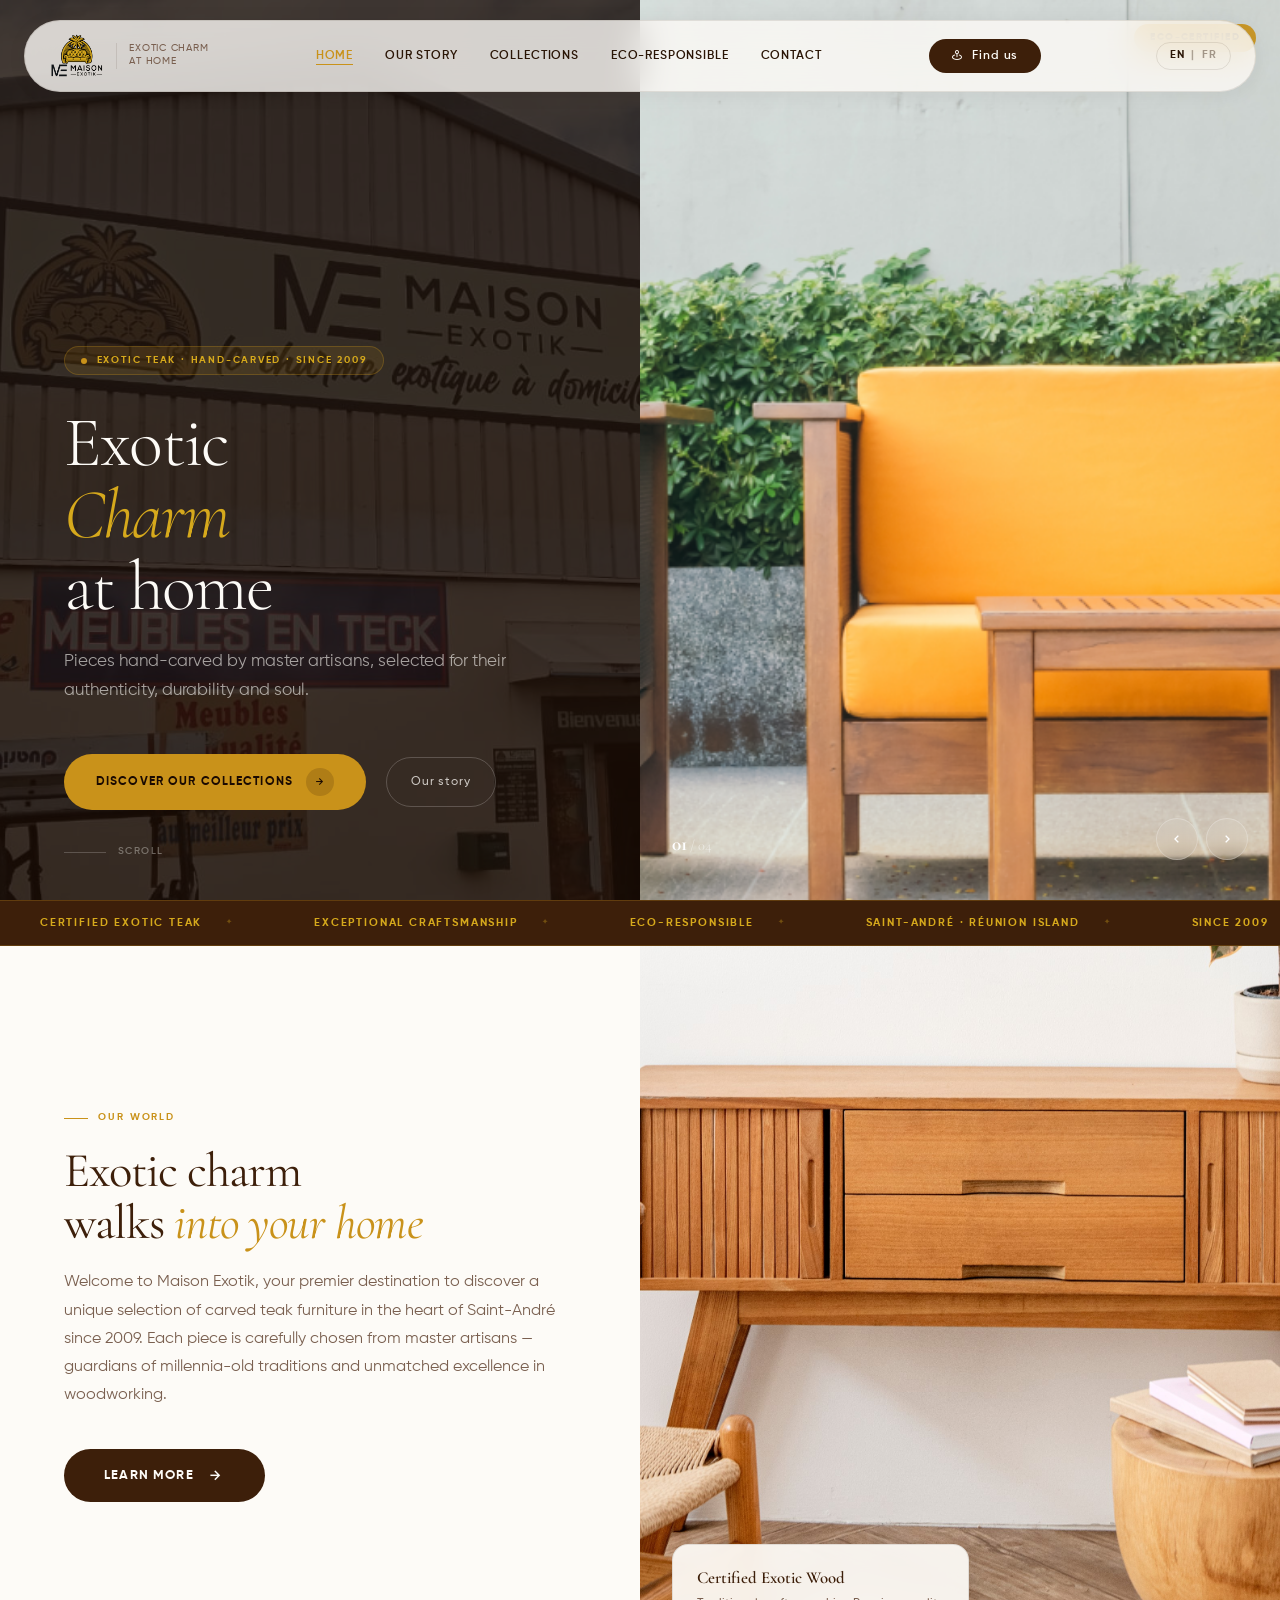
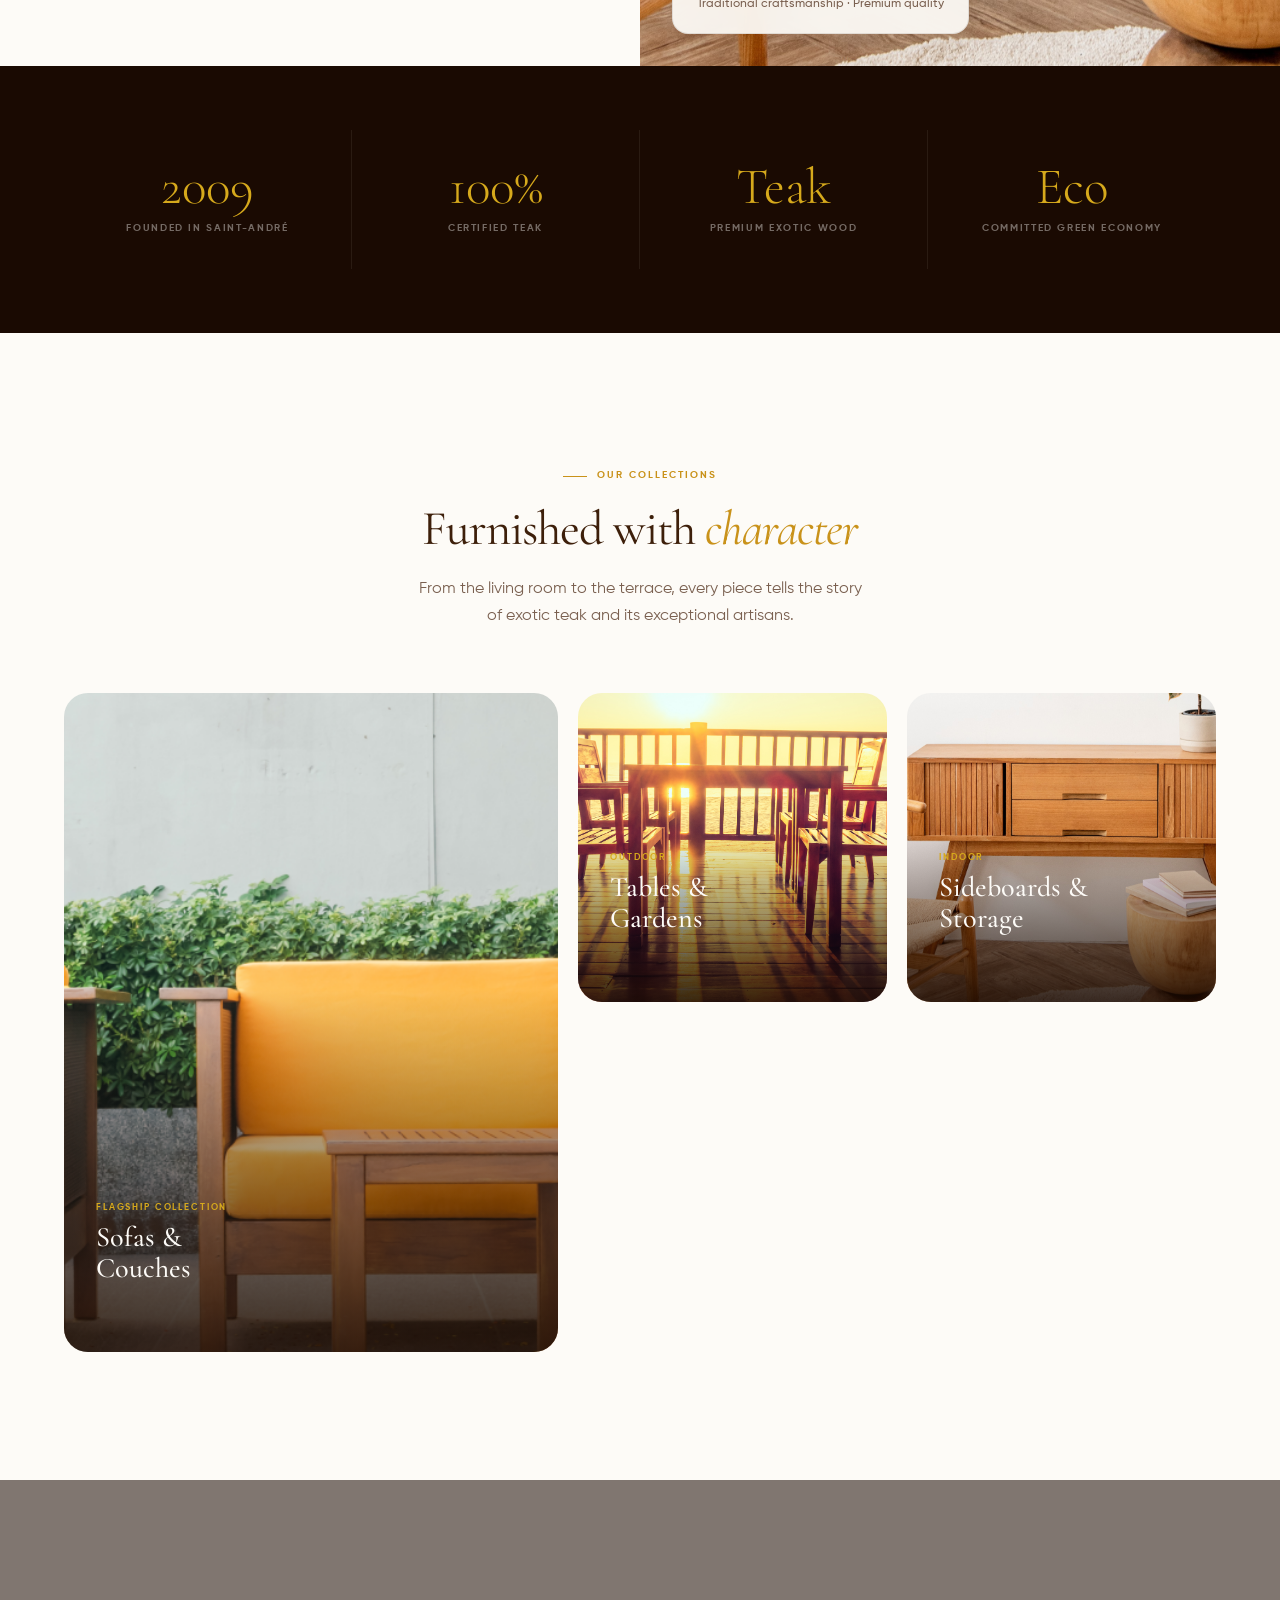
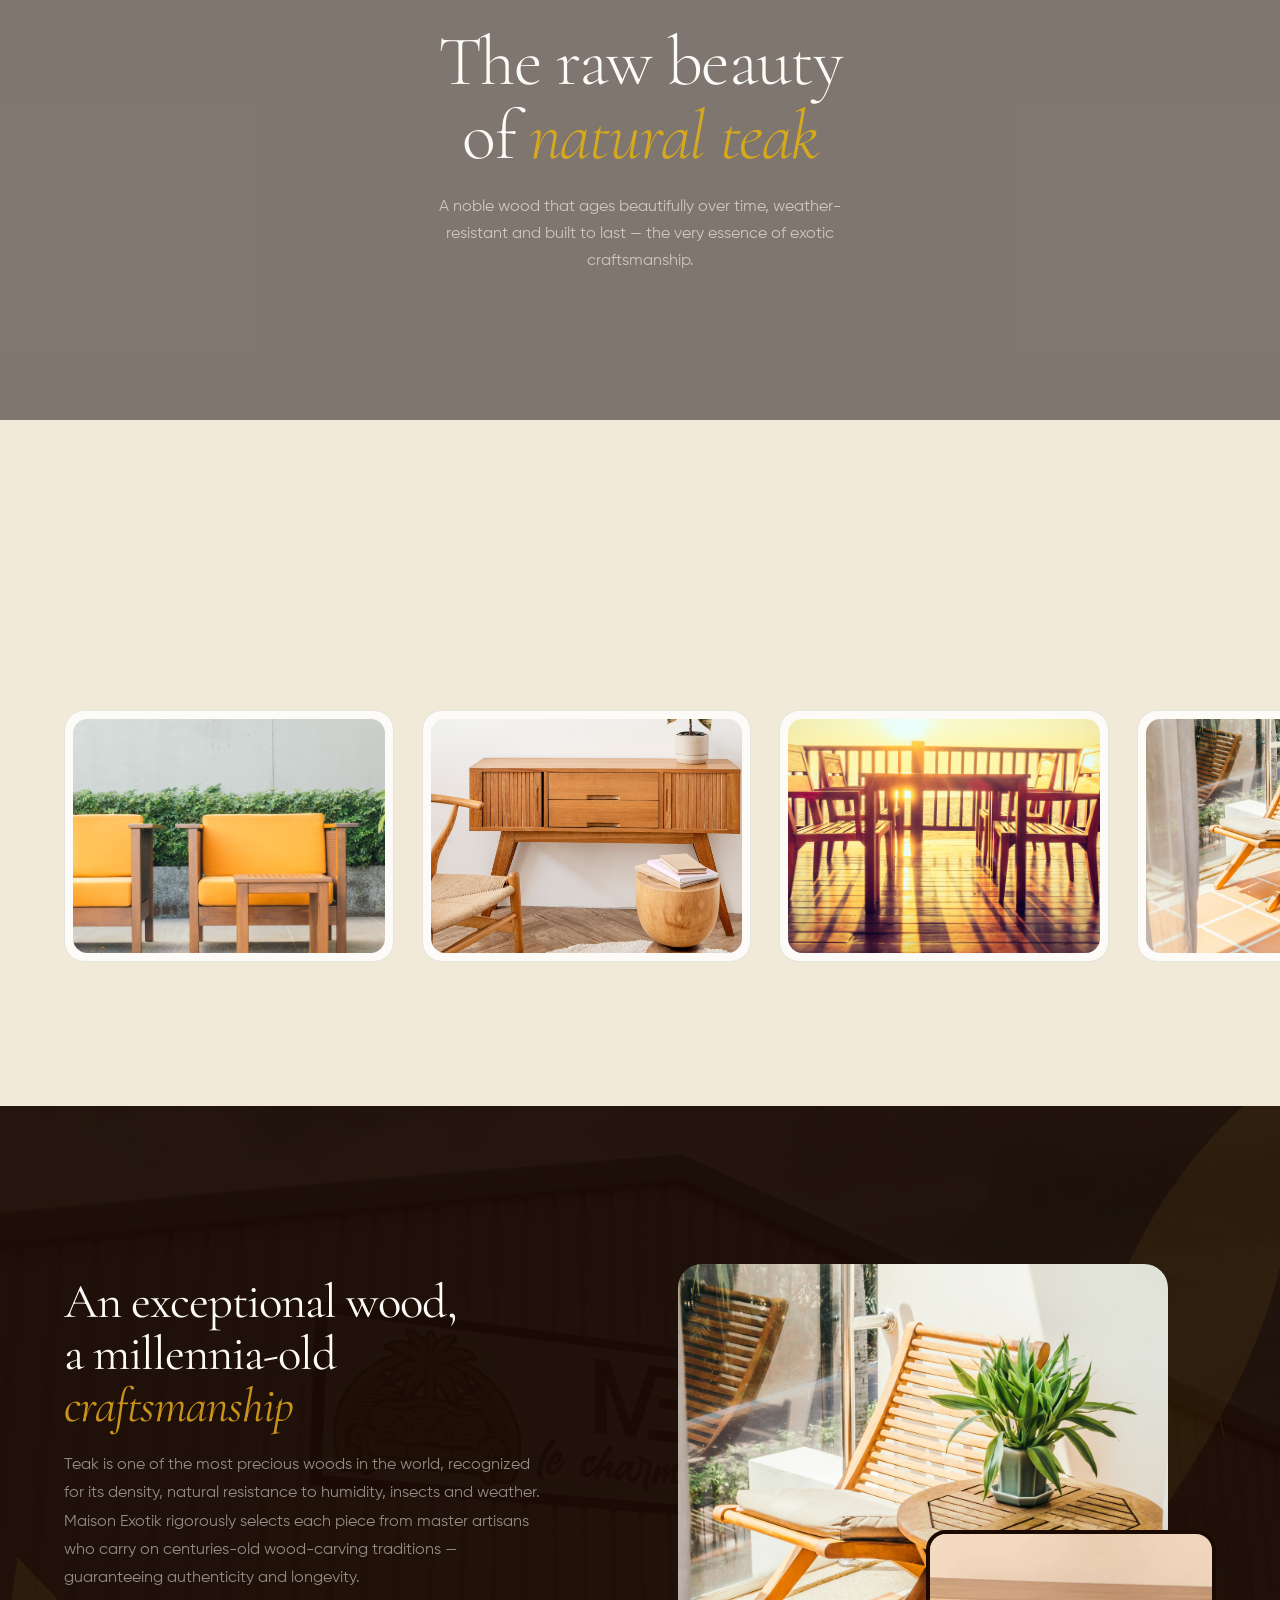
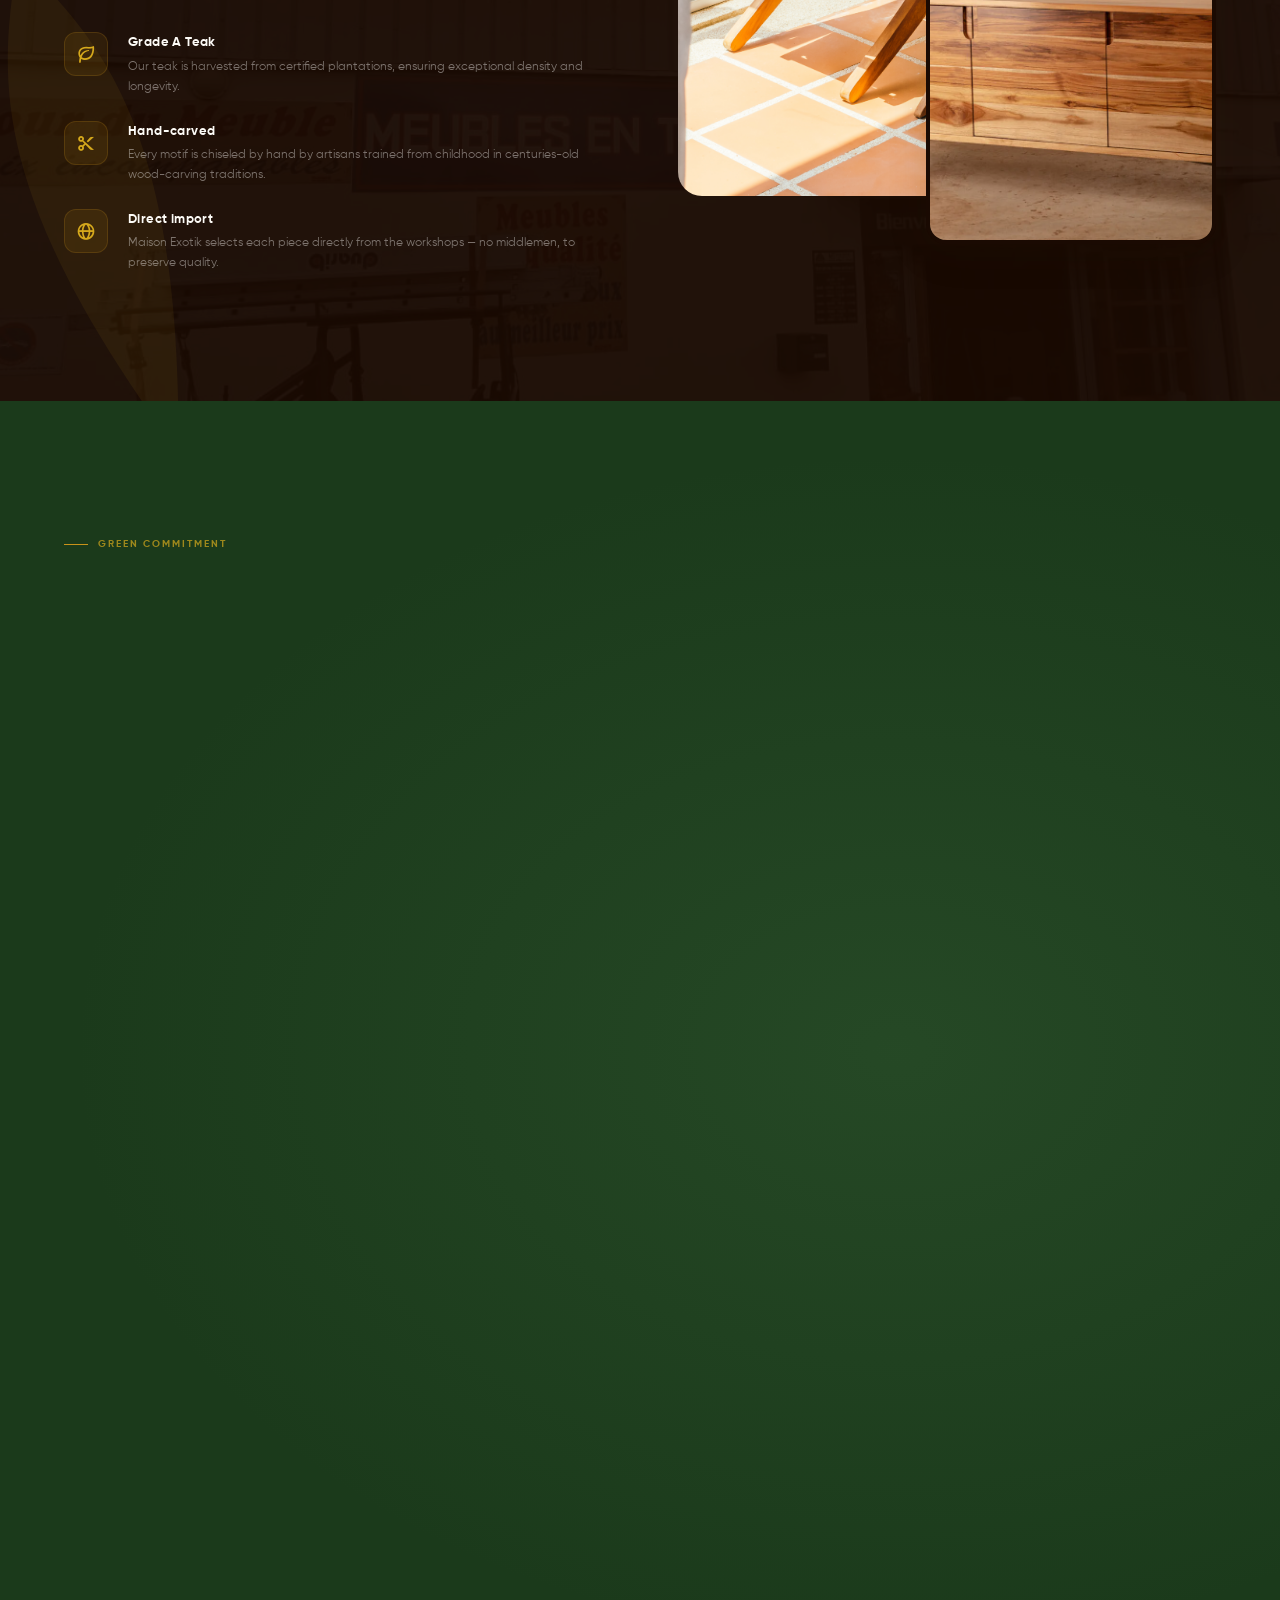
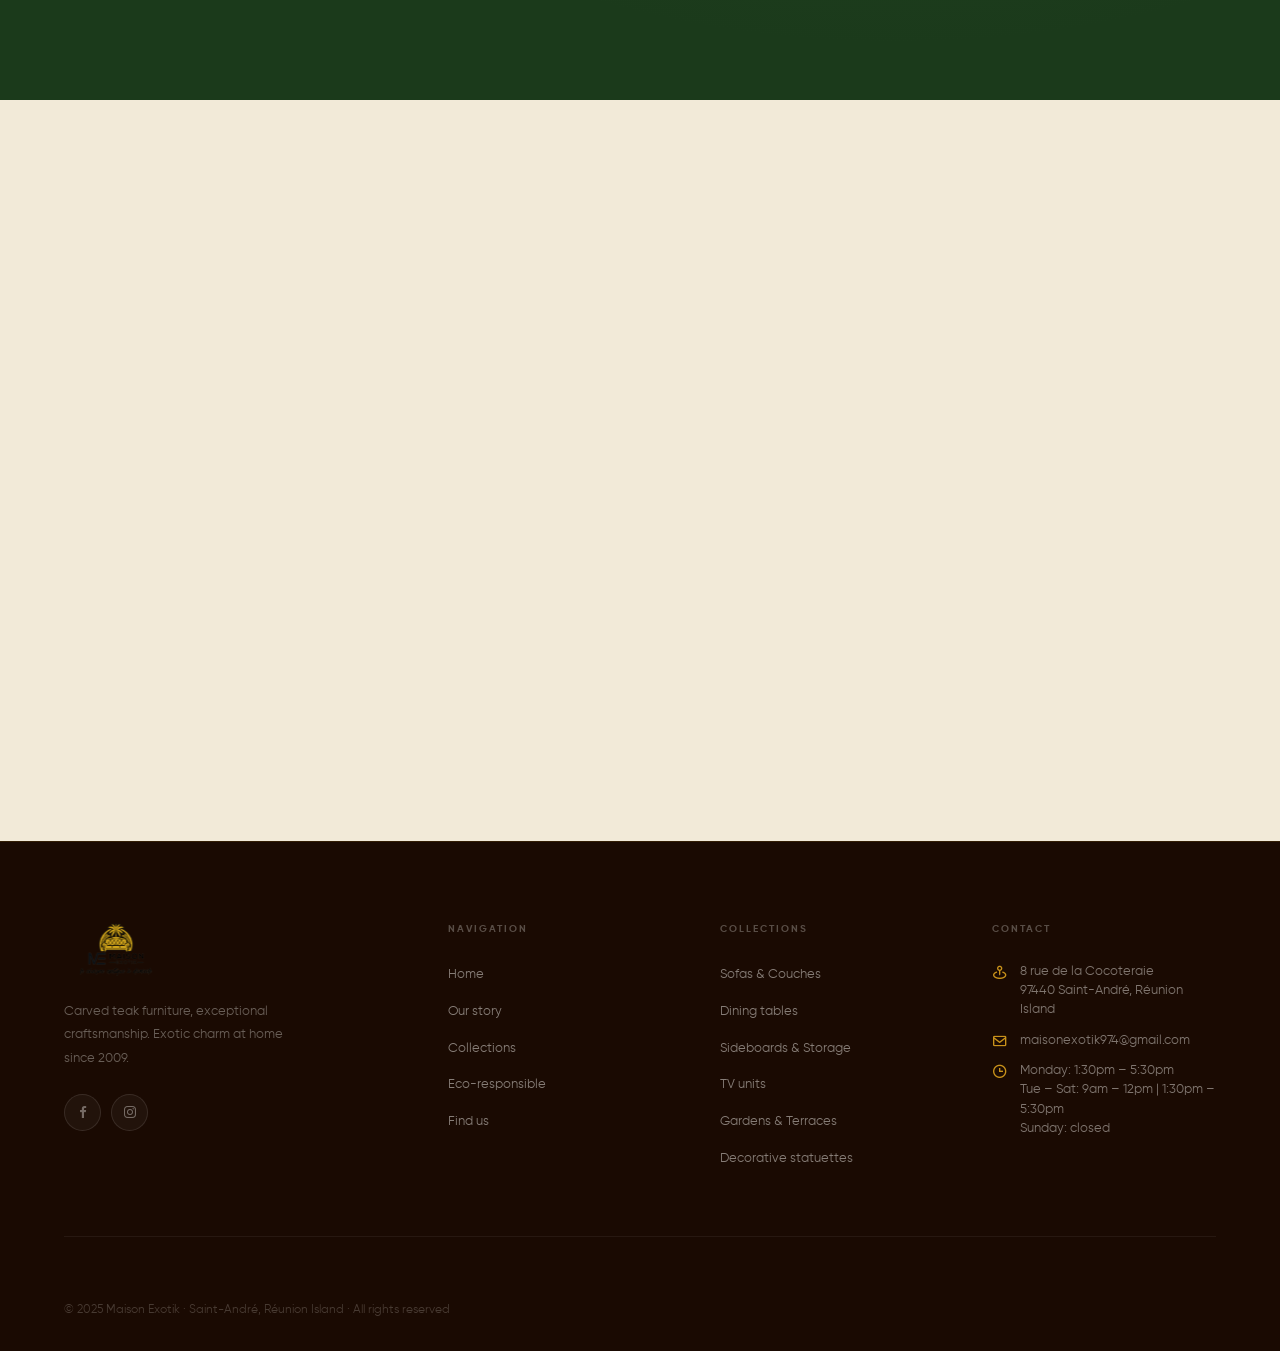
<file: index.html>
<!doctype html>
<html lang="en">
<head>
  <meta charset="utf-8">
  <meta name="viewport" content="width=device-width, initial-scale=1">
  <meta name="description" content="Maison Exotik — Hand-carved teak furniture, exotic style, eco-responsible. Saint-André, Réunion Island.">
  <meta name="keywords" content="meubles teck, meuble exotique, salon teck, table teck, saint-andré réunion, éco-responsable, teak furniture, exotic furniture, reunion island">
  <title>Maison Exotik | Carved Teak Furniture — Saint-André, Réunion Island</title>

  <!-- Preconnect -->
  <link rel="preconnect" href="https://fonts.googleapis.com">
  <link rel="preconnect" href="https://fonts.gstatic.com" crossorigin>

  <!-- Swiper CSS -->
  <link rel="stylesheet" href="https://cdn.jsdelivr.net/npm/swiper@11/swiper-bundle.min.css"/>
  <!-- Boxicons -->
  <link href="https://unpkg.com/boxicons@2.1.4/css/boxicons.min.css" rel="stylesheet">
  <!-- Custom CSS -->
  <link rel="stylesheet" href="./assets/css/style.css">
</head>
<body>

  <!-- ═══════════════════════════════════════════════════
       NAVBAR
  ════════════════════════════════════════════════════ -->
  <nav class="site-nav" id="mainNav">
    <div class="nav-brand">
      <a href="index.html">
        <img src="./assets/images/logo.png" alt="Maison Exotik">
      </a>
      <div class="nav-tagline" data-i18n="nav.tagline">Exotic charm<br>at home</div>
    </div>
    <ul class="nav-links">
      <li><a href="index.html" class="active" data-i18n="nav.home">Home</a></li>
      <li><a href="about-us.html" data-i18n="nav.about">Our story</a></li>
      <li><a href="#collections" data-i18n="nav.collections">Collections</a></li>
      <li><a href="#eco" data-i18n="nav.eco">Eco-responsible</a></li>
      <li><a href="#contact" data-i18n="nav.contact">Contact</a></li>
    </ul>
    <a href="#contact" class="nav-links nav-cta" data-i18n="nav.findUs">
      <i class='bx bx-map-pin'></i> Find us
    </a>
    <button class="lang-switch" id="langSwitch" aria-label="Switch language" data-i18n-attr="aria-label:langSwitch.label">
      <span class="lang-en">EN</span><span class="lang-sep">|</span><span class="lang-fr lang-inactive">FR</span>
    </button>
    <button class="nav-toggle" id="navToggle" aria-label="Menu" data-i18n-attr="aria-label:nav.menuLabel">
      <span></span><span></span><span></span>
    </button>
  </nav>

  <!-- Mobile overlay -->
  <div class="mobile-overlay" id="mobileOverlay">
    <a href="index.html" data-i18n="mobile.home">Home</a>
    <a href="about-us.html" data-i18n="mobile.about">Our story</a>
    <a href="#collections" data-i18n="mobile.collections">Collections</a>
    <a href="#eco" data-i18n="mobile.eco">Eco-responsible</a>
    <a href="#contact" data-i18n="mobile.contact">Find us</a>
  </div>

  <!-- ═══════════════════════════════════════════════════
       HERO
  ════════════════════════════════════════════════════ -->
  <section class="hero">
    <!-- Left: text panel -->
    <div class="hero-left">
      <div class="hero-left-bg"></div>
      <div class="hero-left-content">
        <div class="hero-eyebrow">
          <span class="hero-eyebrow-dot"></span>
          <span data-i18n="hero.eyebrow">Exotic Teak · Hand-Carved · Since 2009</span>
        </div>
        <h1 class="hero-title" data-i18n="hero.title">
          Exotic<br><em>Charm</em><br>at home
        </h1>
        <p class="hero-sub" data-i18n="hero.sub">
          Pieces hand-carved by master artisans,
          selected for their authenticity, durability and soul.
        </p>
        <div class="hero-actions">
          <a href="#collections" class="btn-gold">
            <span data-i18n="hero.btnDiscover">Discover our collections</span>
            <span class="btn-arrow">
              <i class='bx bx-right-arrow-alt'></i>
            </span>
          </a>
          <a href="about-us.html" class="btn-ghost" data-i18n="hero.btnStory">
            Our story
          </a>
        </div>
      </div>
      <div class="hero-scroll-hint">
        <div class="scroll-line"></div>
        <span class="scroll-text" data-i18n="hero.scroll">Scroll</span>
      </div>
    </div>

    <!-- Right: image carousel -->
    <div class="hero-right">
      <div class="swiper hero-swiper" id="heroSwiper">
        <div class="swiper-wrapper">
          <div class="swiper-slide">
            <img src="./assets/images/wooden-sofa-chair.png" alt="">
          </div>
          <div class="swiper-slide">
            <img src="./assets/images/vue-decoration-preside-maison-terrasse.png" alt="">
          </div>
          <div class="swiper-slide">
            <img src="./assets/images/cafe-bar-diner-paysage-ete.png" alt="">
          </div>
          <div class="swiper-slide">
            <img src="./assets/images/rubber-plant-wooden-sideboard-table.jpg" alt="">
          </div>
        </div>
      </div>
      <!-- Counter -->
      <div class="hero-swiper-counter">
        <strong id="heroCurrentSlide">01</strong> / 04
      </div>
      <!-- Nav buttons -->
      <div class="hero-nav-wrap">
        <button class="hero-nav-btn" id="heroPrev" aria-label="Previous" data-i18n-attr="aria-label:hero.prevLabel">
          <i class='bx bx-chevron-left'></i>
        </button>
        <button class="hero-nav-btn" id="heroNext" aria-label="Next" data-i18n-attr="aria-label:hero.nextLabel">
          <i class='bx bx-chevron-right'></i>
        </button>
      </div>
      <!-- Badge -->
      <div class="hero-badge" data-i18n="hero.badge">Eco-certified</div>
    </div>
  </section>

  <!-- ═══════════════════════════════════════════════════
       MARQUEE
  ════════════════════════════════════════════════════ -->
  <div class="marquee-bar">
    <div class="marquee-track">
      <!-- duplicated for infinite loop -->
      <span class="marquee-item" data-i18n="marquee.1">Certified Exotic Teak</span>
      <span class="marquee-item" data-i18n="marquee.2">Exceptional Craftsmanship</span>
      <span class="marquee-item" data-i18n="marquee.3">Eco-Responsible</span>
      <span class="marquee-item" data-i18n="marquee.4">Saint-André · Réunion Island</span>
      <span class="marquee-item" data-i18n="marquee.5">Since 2009</span>
      <span class="marquee-item" data-i18n="marquee.6">Hand-Carved</span>
      <span class="marquee-item" data-i18n="marquee.7">Green Economy</span>
      <span class="marquee-item" data-i18n="marquee.1">Certified Exotic Teak</span>
      <span class="marquee-item" data-i18n="marquee.2">Exceptional Craftsmanship</span>
      <span class="marquee-item" data-i18n="marquee.3">Eco-Responsible</span>
      <span class="marquee-item" data-i18n="marquee.4">Saint-André · Réunion Island</span>
      <span class="marquee-item" data-i18n="marquee.5">Since 2009</span>
      <span class="marquee-item" data-i18n="marquee.6">Hand-Carved</span>
      <span class="marquee-item" data-i18n="marquee.7">Green Economy</span>
    </div>
  </div>

  <!-- ═══════════════════════════════════════════════════
       ABOUT TEASER
  ════════════════════════════════════════════════════ -->
  <section class="about-teaser">
    <div class="about-left">
      <span class="s-label reveal" data-i18n="about.label">Our world</span>
      <h2 class="s-title reveal reveal-d1" data-i18n="about.title">
        Exotic charm<br>walks <em>into your home</em>
      </h2>
      <p class="s-body reveal reveal-d2" data-i18n="about.body">
        Welcome to Maison Exotik, your premier destination to discover
        a unique selection of carved teak furniture in the heart of Saint-André
        since 2009. Each piece is carefully chosen from master artisans —
        guardians of millennia-old traditions and unmatched excellence in woodworking.
      </p>
      <a href="about-us.html" class="btn-teak reveal reveal-d3" style="align-self:flex-start">
        <span data-i18n="about.btn">Learn more</span> <i class='bx bx-right-arrow-alt' style="font-size:1.1rem"></i>
      </a>
    </div>
    <div class="about-right">
      <img src="./assets/images/rubber-plant-wooden-sideboard-table.jpg" alt="Carved teak sideboard">
      <div class="about-floating-card">
        <h4 data-i18n="about.cardTitle">Certified Exotic Wood</h4>
        <p data-i18n="about.cardSub">Traditional craftsmanship · Premium quality</p>
      </div>
    </div>
  </section>

  <!-- ═══════════════════════════════════════════════════
       STATS
  ════════════════════════════════════════════════════ -->
  <div class="stats-bar">
    <div class="stats-inner">
      <div class="stat reveal">
        <div class="stat-num" data-i18n="stats.foundedNum">2009</div>
        <div class="stat-lbl" data-i18n="stats.foundedLbl">Founded in Saint-André</div>
      </div>
      <div class="stat reveal reveal-d1">
        <div class="stat-num" data-i18n="stats.teckNum">100%</div>
        <div class="stat-lbl" data-i18n="stats.teckLbl">Certified Teak</div>
      </div>
      <div class="stat reveal reveal-d2">
        <div class="stat-num" data-i18n="stats.woodNum">Teak</div>
        <div class="stat-lbl" data-i18n="stats.woodLbl">Premium exotic wood</div>
      </div>
      <div class="stat reveal reveal-d3">
        <div class="stat-num" data-i18n="stats.ecoNum">Eco</div>
        <div class="stat-lbl" data-i18n="stats.ecoLbl">Committed Green Economy</div>
      </div>
    </div>
  </div>

  <!-- ═══════════════════════════════════════════════════
       COLLECTIONS
  ════════════════════════════════════════════════════ -->
  <section class="collections-section" id="collections">
    <div class="collections-header">
      <span class="s-label reveal" data-i18n="collections.label">Our collections</span>
      <h2 class="s-title reveal reveal-d1" data-i18n="collections.title">Furnished with <em>character</em></h2>
      <p class="reveal reveal-d2" style="font-size:.97rem;line-height:1.75;color:var(--text-muted);max-width:46ch;margin:0 auto" data-i18n="collections.intro">
        From the living room to the terrace, every piece tells the story of exotic teak
        and its exceptional artisans.
      </p>
    </div>
    <div class="coll-grid">
      <!-- Card 1 (large) -->
      <div class="coll-card reveal">
        <img src="./assets/images/wooden-sofa-chair.png" alt="Teak sofas">
        <div class="coll-overlay"></div>
        <div class="coll-info">
          <span class="coll-tag" data-i18n="collections.tag1">Flagship collection</span>
          <div class="coll-name" data-i18n="collections.name1">Sofas &amp;<br>Couches</div>
          <span class="coll-link">
            <span data-i18n="collections.explore">Explore</span>
            <span class="coll-link-arrow"><i class='bx bx-right-arrow-alt'></i></span>
          </span>
        </div>
      </div>
      <!-- Card 2 -->
      <div class="coll-card reveal reveal-d1">
        <img src="./assets/images/cafe-bar-diner-paysage-ete.png" alt="Tables and gardens">
        <div class="coll-overlay"></div>
        <div class="coll-info">
          <span class="coll-tag" data-i18n="collections.tag2">Outdoor</span>
          <div class="coll-name" data-i18n="collections.name2">Tables &amp;<br>Gardens</div>
          <span class="coll-link">
            <span data-i18n="collections.explore">Explore</span>
            <span class="coll-link-arrow"><i class='bx bx-right-arrow-alt'></i></span>
          </span>
        </div>
      </div>
      <!-- Card 3 -->
      <div class="coll-card reveal reveal-d2">
        <img src="./assets/images/rubber-plant-wooden-sideboard-table.jpg" alt="Sideboards and storage">
        <div class="coll-overlay"></div>
        <div class="coll-info">
          <span class="coll-tag" data-i18n="collections.tag3">Indoor</span>
          <div class="coll-name" data-i18n="collections.name3">Sideboards &amp;<br>Storage</div>
          <span class="coll-link">
            <span data-i18n="collections.explore">Explore</span>
            <span class="coll-link-arrow"><i class='bx bx-right-arrow-alt'></i></span>
          </span>
        </div>
      </div>
    </div>
  </section>

  <!-- ═══════════════════════════════════════════════════
       VIDEO BAND
  ════════════════════════════════════════════════════ -->
  <div class="video-band">
    <video autoplay muted loop playsinline>
      <source src="./assets/images/wood wax for natural and furniture polish.mp4" type="video/mp4">
    </video>
    <div class="video-band-overlay">
      <h2 data-i18n="video.title">The raw beauty<br>of <em>natural teak</em></h2>
      <p data-i18n="video.body">
        A noble wood that ages beautifully over time, weather-resistant
        and built to last — the very essence of exotic craftsmanship.
      </p>
    </div>
  </div>

  <!-- ═══════════════════════════════════════════════════
       PRODUCT CAROUSEL
  ════════════════════════════════════════════════════ -->
  <section class="prod-carousel-section">
    <div class="prod-carousel-head">
      <div>
        <span class="s-label reveal" data-i18n="prod.label">Our signature pieces</span>
        <h2 class="s-title reveal reveal-d1" style="color:var(--teak)" data-i18n="prod.title">
          <em>Exclusive</em> selection
        </h2>
      </div>
      <div class="prod-nav reveal">
        <button class="prod-nav-btn" id="prodPrev" aria-label="Previous" data-i18n-attr="aria-label:prod.prevLabel">
          <i class='bx bx-chevron-left'></i>
        </button>
        <button class="prod-nav-btn" id="prodNext" aria-label="Next" data-i18n-attr="aria-label:prod.nextLabel">
          <i class='bx bx-chevron-right'></i>
        </button>
      </div>
    </div>

    <div class="swiper prod-swiper" id="prodSwiper">
      <div class="swiper-wrapper">

        <div class="swiper-slide prod-slide">
          <div class="prod-slide-img">
            <img src="./assets/images/wooden-sofa-chair.png" alt="">
          </div>
        </div>

        <div class="swiper-slide prod-slide">
          <div class="prod-slide-img">
            <img src="./assets/images/rubber-plant-wooden-sideboard-table.jpg" alt="">
          </div>
        </div>

        <div class="swiper-slide prod-slide">
          <div class="prod-slide-img">
            <img src="./assets/images/cafe-bar-diner-paysage-ete.png" alt="">
          </div>
        </div>

        <div class="swiper-slide prod-slide">
          <div class="prod-slide-img">
            <img src="./assets/images/vue-decoration-preside-maison-terrasse.png" alt="">
          </div>
        </div>

        <div class="swiper-slide prod-slide">
          <div class="prod-slide-img">
            <img src="./assets/images/roses-wine-glass-ice-bucket-wooden-table-restaurant.jpg" alt="">
          </div>
        </div>

        <div class="swiper-slide prod-slide">
          <div class="prod-slide-img">
            <img src="./assets/images/image 2.png" alt="">
          </div>
        </div>

      </div>
    </div>
  </section>

  <!-- ═══════════════════════════════════════════════════
       CRAFT STORY SECTION
  ════════════════════════════════════════════════════ -->
  <section class="java-section">
    <!-- Leaf SVG decorations -->
    <svg class="java-leaf java-leaf-1" viewBox="0 0 200 400" fill="none" xmlns="http://www.w3.org/2000/svg">
      <path d="M100 0 C140 80 180 160 100 400 C20 160 60 80 100 0Z" fill="#D6A91C"/>
      <line x1="100" y1="0" x2="100" y2="400" stroke="#D6A91C" stroke-width="1.5"/>
      <line x1="100" y1="80" x2="60" y2="140" stroke="#D6A91C" stroke-width="1"/>
      <line x1="100" y1="80" x2="140" y2="140" stroke="#D6A91C" stroke-width="1"/>
      <line x1="100" y1="160" x2="50" y2="230" stroke="#D6A91C" stroke-width="1"/>
      <line x1="100" y1="160" x2="150" y2="230" stroke="#D6A91C" stroke-width="1"/>
      <line x1="100" y1="240" x2="60" y2="310" stroke="#D6A91C" stroke-width="1"/>
      <line x1="100" y1="240" x2="140" y2="310" stroke="#D6A91C" stroke-width="1"/>
    </svg>
    <svg class="java-leaf java-leaf-2" viewBox="0 0 200 400" fill="none" xmlns="http://www.w3.org/2000/svg">
      <path d="M100 0 C140 80 180 160 100 400 C20 160 60 80 100 0Z" fill="#D6A91C"/>
      <line x1="100" y1="0" x2="100" y2="400" stroke="#D6A91C" stroke-width="1.5"/>
      <line x1="100" y1="80" x2="60" y2="140" stroke="#D6A91C" stroke-width="1"/>
      <line x1="100" y1="80" x2="140" y2="140" stroke="#D6A91C" stroke-width="1"/>
    </svg>

    <div class="java-grid">
      <!-- Text -->
      <div class="java-text">
        <span class="s-label reveal" data-i18n="java.label">The origin</span>
        <h2 class="s-title reveal reveal-d1" data-i18n="java.title">
          An exceptional wood,<br>a millennia-old<br><em>craftsmanship</em>
        </h2>
        <p class="s-body reveal reveal-d2" data-i18n="java.body">
          Teak is one of the most precious woods in the world, recognized for
          its density, natural resistance to humidity, insects and weather.
          Maison Exotik rigorously selects each piece from master artisans
          who carry on centuries-old wood-carving traditions —
          guaranteeing authenticity and longevity.
        </p>
        <div class="java-features reveal reveal-d3">
          <div class="java-feat">
            <div class="java-feat-ico">
              <i class='bx bx-leaf'></i>
            </div>
            <div class="java-feat-txt">
              <h5 data-i18n="java.feat1Title">Grade A Teak</h5>
              <p data-i18n="java.feat1Body">Our teak is harvested from certified plantations, ensuring exceptional density and longevity.</p>
            </div>
          </div>
          <div class="java-feat">
            <div class="java-feat-ico">
              <i class='bx bx-cut'></i>
            </div>
            <div class="java-feat-txt">
              <h5 data-i18n="java.feat2Title">Hand-carved</h5>
              <p data-i18n="java.feat2Body">Every motif is chiseled by hand by artisans trained from childhood in centuries-old wood-carving traditions.</p>
            </div>
          </div>
          <div class="java-feat">
            <div class="java-feat-ico">
              <i class='bx bx-globe'></i>
            </div>
            <div class="java-feat-txt">
              <h5 data-i18n="java.feat3Title">Direct import</h5>
              <p data-i18n="java.feat3Body">Maison Exotik selects each piece directly from the workshops — no middlemen, to preserve quality.</p>
            </div>
          </div>
        </div>
      </div>
      <!-- Images -->
      <div class="java-imgs reveal">
        <div class="java-img-main">
          <img src="./assets/images/vue-decoration-preside-maison-terrasse.png" alt="Exotic craftsmanship">
        </div>
        <div class="java-img-inset">
          <img src="./assets/images/image 2.png" alt="Exotic teak carving">
        </div>
      </div>
    </div>
  </section>

  <!-- ═══════════════════════════════════════════════════
       ECO SECTION
  ════════════════════════════════════════════════════ -->
  <section class="eco-section" id="eco">
    <div class="eco-inner">
      <div class="eco-header">
        <span class="s-label reveal" data-i18n="eco.label">Green commitment</span>
        <h2 class="s-title reveal reveal-d1" data-i18n="eco.title">
          Responsible <em>commerce</em>,<br>preserved planet
        </h2>
        <p class="s-body reveal reveal-d2" data-i18n="eco.body">
          Choosing Maison Exotik means choosing furniture that respects the forest
          and supports a sustainable green economy. Our environmental commitment
          is at the heart of every business decision.
        </p>
      </div>

      <!-- 3 pillars -->
      <div class="eco-pillars">
        <div class="eco-pillar reveal">
          <span class="eco-icon">
            <svg width="32" height="32" viewBox="0 0 32 32" fill="none">
              <path d="M16 3C9.37 3 4 8.37 4 15c0 5.08 3.01 9.46 7.37 11.47L10 29h12l-1.37-2.53C24.99 24.46 28 20.08 28 15c0-6.63-5.37-12-12-12z" stroke="#4A7C4A" stroke-width="1.5" fill="none"/>
              <path d="M16 10v8M12 14h8" stroke="#C9921A" stroke-width="1.5" stroke-linecap="round"/>
            </svg>
          </span>
          <h4 data-i18n="eco.pillar1Title">Certified Forests</h4>
          <p data-i18n="eco.pillar1Body">All our teak comes from sustainably managed plantations, certified by independent forestry-control organizations. No primary forest is exploited.</p>
        </div>
        <div class="eco-pillar reveal reveal-d1">
          <span class="eco-icon">
            <svg width="32" height="32" viewBox="0 0 32 32" fill="none">
              <circle cx="16" cy="16" r="12" stroke="#4A7C4A" stroke-width="1.5"/>
              <path d="M10 16c0-3.31 2.69-6 6-6s6 2.69 6 6" stroke="#C9921A" stroke-width="1.5" stroke-linecap="round"/>
              <path d="M16 22v-6" stroke="#C9921A" stroke-width="1.5" stroke-linecap="round"/>
            </svg>
          </span>
          <h4 data-i18n="eco.pillar2Title">Green Economy</h4>
          <p data-i18n="eco.pillar2Body">We actively contribute to the green economy by supporting human-scale artisan workshops, promoting fair working conditions and ethical commerce.</p>
        </div>
        <div class="eco-pillar reveal reveal-d2">
          <span class="eco-icon">
            <svg width="32" height="32" viewBox="0 0 32 32" fill="none">
              <path d="M6 26L16 6l10 20H6z" stroke="#4A7C4A" stroke-width="1.5" stroke-linejoin="round"/>
              <path d="M16 14v6M16 22v1" stroke="#C9921A" stroke-width="1.5" stroke-linecap="round"/>
            </svg>
          </span>
          <h4 data-i18n="eco.pillar3Title">Mindful Transport</h4>
          <p data-i18n="eco.pillar3Body">Our maritime freight containers are optimized to minimize the carbon footprint. We favor grouped deliveries and recyclable packaging.</p>
        </div>
      </div>

      <!-- Eco-tax info box -->
      <div class="eco-tax-box reveal">
        <div class="eco-tax-text">
          <h3 data-i18n="ecoTax.title">The <em>eco-tax</em><br>for a green future</h3>
          <p data-i18n="ecoTax.body1">
            In France and on Réunion Island, an eco-tax is collected on new imported furniture.
            This contribution — included in our prices — is paid to the eco-organization
            <strong style="color:rgba(253,251,247,.75)">Éco-mobilier</strong>,
            which finances the collection, sorting and recycling of end-of-life furniture
            across the territory.
          </p>
          <p style="margin-top:1rem;" data-i18n="ecoTax.body2">
            At Maison Exotik, we don't just comply with this obligation: we embrace it.
            It's our concrete way of taking part in the circular economy and offering
            you a fully responsible purchase.
          </p>
        </div>
        <div class="eco-tax-stats">
          <div>
            <div class="eco-stat-num">100%</div>
            <div class="eco-stat-lbl" data-i18n="ecoTax.stat1Lbl">Eco-tax forwarded</div>
          </div>
          <div>
            <div class="eco-stat-num">0</div>
            <div class="eco-stat-lbl" data-i18n="ecoTax.stat2Lbl">Primary forest exploited</div>
          </div>
          <div>
            <div class="eco-stat-num">&#9851;</div>
            <div class="eco-stat-lbl" data-i18n="ecoTax.stat3Lbl">Circular economy</div>
          </div>
        </div>
      </div>
    </div>
  </section>

  <!-- ═══════════════════════════════════════════════════
       CTA / CONTACT
  ════════════════════════════════════════════════════ -->
  <section class="cta-band" id="contact">
    <div class="cta-inner">
      <span class="s-label reveal" data-i18n="cta.label">Come visit us</span>
      <h2 class="reveal reveal-d1" data-i18n="cta.title">
        Live the experience<br><em>in store</em>
      </h2>
      <p class="reveal reveal-d2" data-i18n="cta.body">
        Photos don't do justice to the warmth and grain of teak.
        Come touch, smell and settle into our pieces.
        Our team welcomes you in Saint-André.
      </p>
      <div class="cta-info-row">
        <div class="cta-info-item reveal">
          <div class="cta-info-ico"><i class='bx bx-map-pin'></i></div>
          <div class="cta-info-txt">
            <strong data-i18n="cta.addressLbl">Address</strong>
            <span data-i18n="cta.addressVal">8 rue de la Cocoteraie, 97440 Saint-André</span>
          </div>
        </div>
        <div class="cta-info-item reveal reveal-d1">
          <div class="cta-info-ico"><i class='bx bx-time'></i></div>
          <div class="cta-info-txt">
            <strong data-i18n="cta.hoursLbl">Hours</strong>
            <span data-i18n="cta.hoursVal">Mon: 1:30pm–5:30pm · Tue–Sat: 9am–12pm &amp; 1:30pm–5:30pm</span>
          </div>
        </div>
        <div class="cta-info-item reveal reveal-d2">
          <div class="cta-info-ico"><i class='bx bx-envelope'></i></div>
          <div class="cta-info-txt">
            <strong data-i18n="cta.contactLbl">Contact</strong>
            <span data-i18n="cta.contactVal">maisonexotik974@gmail.com</span>
          </div>
        </div>
      </div>
      <a href="about-us.html" class="btn-teak reveal reveal-d3">
        <span data-i18n="cta.btn">See map &amp; hours</span> <i class='bx bx-right-arrow-alt' style="font-size:1.15rem"></i>
      </a>
    </div>
  </section>

  <!-- ═══════════════════════════════════════════════════
       FOOTER
  ════════════════════════════════════════════════════ -->
  <footer class="site-footer">
    <div class="footer-grid">
      <!-- Brand -->
      <div class="footer-brand">
        <img class="footer-brand-img" src="./assets/images/footer_logo.svg" alt="Maison Exotik">
        <p data-i18n="footer.tagline">Carved teak furniture, exceptional craftsmanship. Exotic charm at home since 2009.</p>
        <div class="footer-socials">
          <a href="https://www.facebook.com/maisonexotik" class="f-social" aria-label="Facebook">
            <i class='bx bxl-facebook'></i>
          </a>
          <a href="http://www.instagram.com/maisonexotik" class="f-social" aria-label="Instagram">
            <i class='bx bxl-instagram'></i>
          </a>
        </div>
      </div>

      <!-- Navigation -->
      <div class="footer-col">
        <h5 data-i18n="footer.navTitle">Navigation</h5>
        <ul>
          <li><a href="index.html" data-i18n="footer.navHome">Home</a></li>
          <li><a href="about-us.html" data-i18n="footer.navAbout">Our story</a></li>
          <li><a href="#collections" data-i18n="footer.navCollections">Collections</a></li>
          <li><a href="#eco" data-i18n="footer.navEco">Eco-responsible</a></li>
          <li><a href="#contact" data-i18n="footer.navContact">Find us</a></li>
        </ul>
      </div>

      <!-- Collections -->
      <div class="footer-col">
        <h5 data-i18n="footer.collectionsTitle">Collections</h5>
        <ul>
          <li><a href="#collections" data-i18n="footer.coll1">Sofas &amp; Couches</a></li>
          <li><a href="#collections" data-i18n="footer.coll2">Dining tables</a></li>
          <li><a href="#collections" data-i18n="footer.coll3">Sideboards &amp; Storage</a></li>
          <li><a href="#collections" data-i18n="footer.coll4">TV units</a></li>
          <li><a href="#collections" data-i18n="footer.coll5">Gardens &amp; Terraces</a></li>
          <li><a href="#collections" data-i18n="footer.coll6">Decorative statuettes</a></li>
        </ul>
      </div>

      <!-- Contact -->
      <div class="footer-col">
        <h5 data-i18n="footer.contactTitle">Contact</h5>
        <div class="f-contact-row">
          <i class='bx bx-map-pin'></i>
          <span data-i18n="footer.address">8 rue de la Cocoteraie<br>97440 Saint-André, Réunion Island</span>
        </div>
        <div class="f-contact-row">
          <i class='bx bx-envelope'></i>
          <span data-i18n="footer.email">maisonexotik974@gmail.com</span>
        </div>
        <div class="f-contact-row">
          <i class='bx bx-time'></i>
          <span data-i18n="footer.hours">Monday: 1:30pm – 5:30pm<br>Tue – Sat: 9am – 12pm | 1:30pm – 5:30pm<br>Sunday: closed</span>
        </div>
      </div>
    </div>

    <div class="footer-bottom">
      <p data-i18n="footer.copyright">&copy; 2025 Maison Exotik · Saint-André, Réunion Island · All rights reserved</p>
    </div>
  </footer>

  <!-- ═══════════════════════════════════════════════════
       SCRIPTS
  ════════════════════════════════════════════════════ -->
  <script src="./assets/js/i18n.js"></script>
  <script src="https://cdn.jsdelivr.net/npm/swiper@11/swiper-bundle.min.js"></script>
  <script>
    /* ── Navbar scroll ── */
    const nav = document.getElementById('mainNav');
    window.addEventListener('scroll', () => {
      nav.classList.toggle('scrolled', window.scrollY > 60);
    }, { passive: true });

    /* ── Mobile nav ── */
    const toggle   = document.getElementById('navToggle');
    const overlay  = document.getElementById('mobileOverlay');
    toggle.addEventListener('click', () => {
      const open = toggle.classList.toggle('open');
      overlay.classList.toggle('open', open);
      document.body.style.overflow = open ? 'hidden' : '';
    });
    overlay.querySelectorAll('a').forEach(a => {
      a.addEventListener('click', () => {
        toggle.classList.remove('open');
        overlay.classList.remove('open');
        document.body.style.overflow = '';
      });
    });

    /* ── Hero Swiper ── */
    const heroSwiper = new Swiper('#heroSwiper', {
      loop: true,
      autoplay: { delay: 4500, disableOnInteraction: false },
      effect: 'fade',
      fadeEffect: { crossFade: true },
      speed: 900,
      navigation: { nextEl: '#heroNext', prevEl: '#heroPrev' },
      on: {
        slideChange() {
          const idx = String(this.realIndex + 1).padStart(2, '0');
          document.getElementById('heroCurrentSlide').textContent = idx;
        }
      }
    });

    /* ── Product Swiper ── */
    new Swiper('#prodSwiper', {
      loop: true,
      autoplay: { delay: 3800, disableOnInteraction: false },
      speed: 800,
      spaceBetween: 20,
      slidesPerView: 1.1,
      navigation: { nextEl: '#prodNext', prevEl: '#prodPrev' },
      breakpoints: {
        640:  { slidesPerView: 2, spaceBetween: 20 },
        1024: { slidesPerView: 3, spaceBetween: 24 },
        1280: { slidesPerView: 3.3, spaceBetween: 28 }
      }
    });

    /* ── Scroll reveal ── */
    const observer = new IntersectionObserver((entries) => {
      entries.forEach(e => {
        if (e.isIntersecting) {
          e.target.classList.add('in');
          observer.unobserve(e.target);
        }
      });
    }, { threshold: 0.12 });
    document.querySelectorAll('.reveal').forEach(el => observer.observe(el));
  </script>
</body>
</html>
</file>
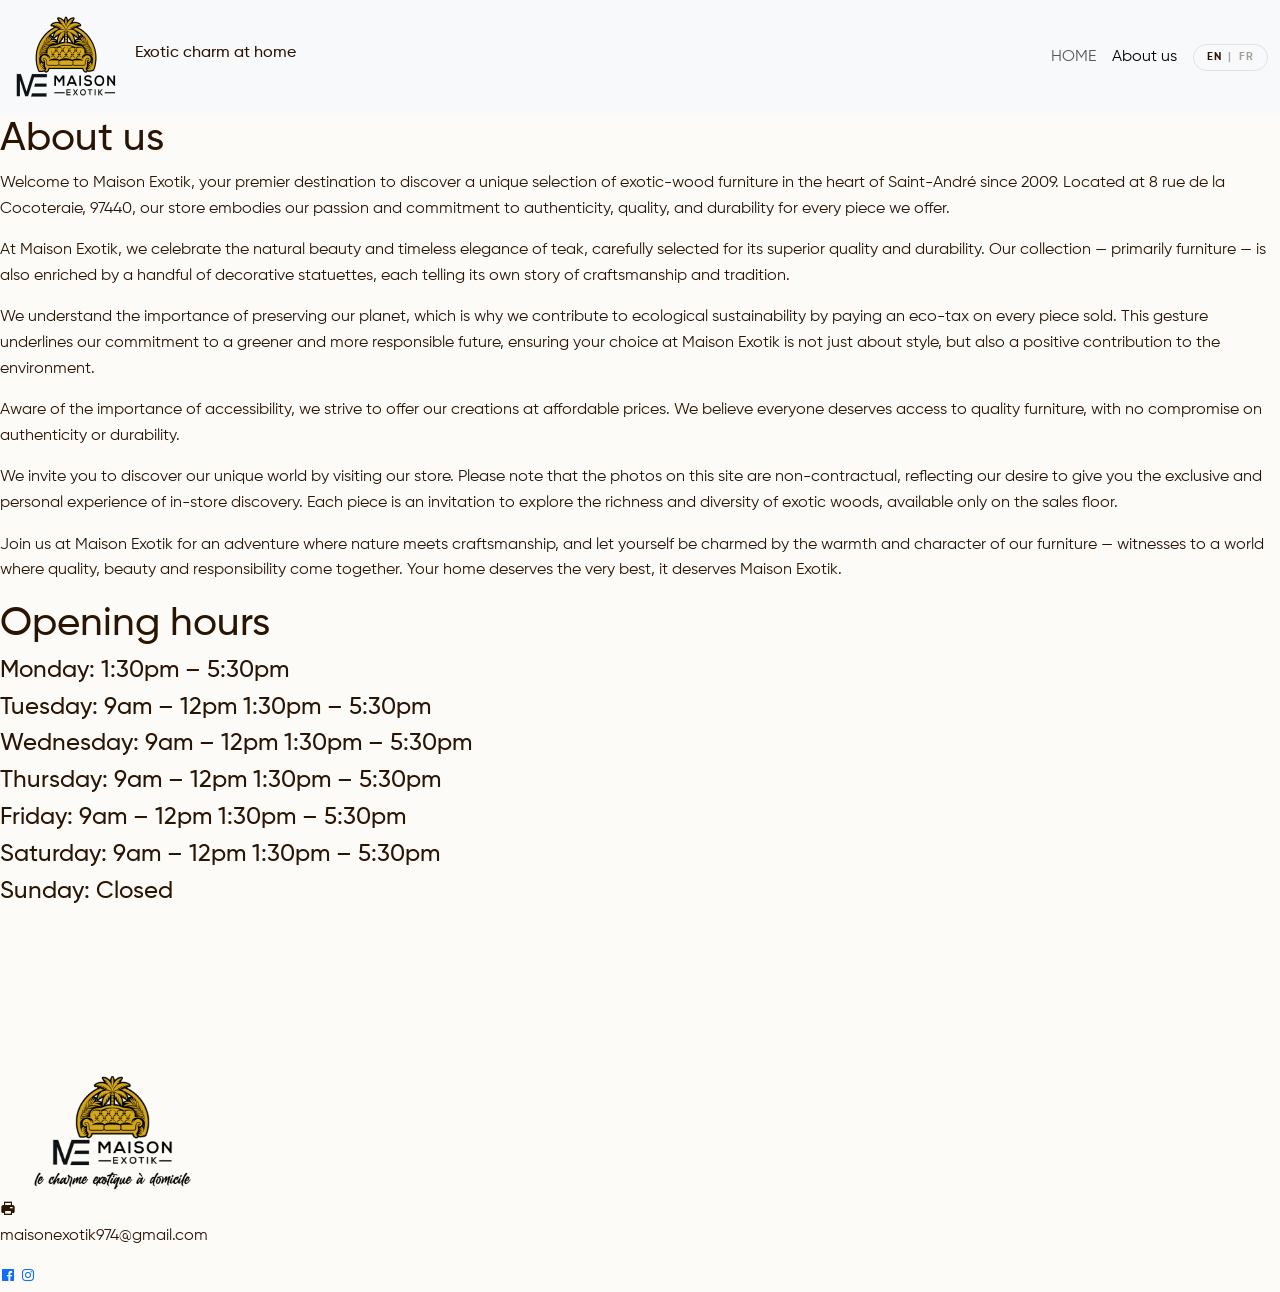
<file: about-us.html>
<!doctype html>
<html lang="en" data-i18n-doc-title="aboutPage.docTitle">

<head>
    <meta charset="utf-8">
    <meta name="viewport" content="width=device-width, initial-scale=1">
    <meta name="description" content="About Maison Exotik — Hand-carved teak furniture, Saint-André, Réunion Island, since 2009.">
    <meta name="keywords" content="meubles teck, meuble exotique, salon teck, table teck, saint-andré réunion, éco-responsable, teak furniture, exotic furniture">
    <title>Maison Exotik | About Us</title>
    <link href="https://cdn.jsdelivr.net/npm/bootstrap@5.3.3/dist/css/bootstrap.min.css" rel="stylesheet"
        integrity="sha384-QWTKZyjpPEjISv5WaRU9OFeRpok6YctnYmDr5pNlyT2bRjXh0JMhjY6hW+ALEwIH" crossorigin="anonymous">
    <!-- custom css  -->
    <link rel="stylesheet" href="./assets/css/style.css">
    <!-- boxicons link  -->
    <link href='https://unpkg.com/boxicons@2.1.4/css/boxicons.min.css' rel='stylesheet'>
    <!-- Swiper CSS -->
    <link rel="stylesheet" href="https://cdn.jsdelivr.net/npm/swiper@11/swiper-bundle.min.css" />
</head>

<body>
    <!-- header section start -->
    <section class="header_section">
        <nav class="navbar navbar-expand-lg bg-body-tertiary navbar_main manageContainer">
            <div class="container-fluid">
                <div class="d-flex align-items-center">
                    <a class="navbar-brand navbarBrand" href="index.html">
                        <img src="./assets/images/logo.png" alt="">
                    </a>
                    <div class="le_charme">
                        <h6 data-i18n="aboutPage.brandTagline">Exotic charm at home</h6>
                    </div>
                </div>
                <button class="navbar-toggler" type="button" data-bs-toggle="collapse"
                    data-bs-target="#navbarSupportedContent" aria-controls="navbarSupportedContent"
                    aria-expanded="false" aria-label="Toggle navigation">
                    <span class="navbar-toggler-icon"></span>
                </button>
                <div class="collapse navbar-collapse" id="navbarSupportedContent">
                    <ul class="navbar-nav ms-auto mb-2 mb-lg-0 navUl align-items-lg-center">
                        <li class="nav-item">
                            <a class="nav-link navLink" aria-current="page" href="index.html" data-i18n="aboutPage.navHome">HOME</a>
                        </li>
                        <li class="nav-item">
                            <a class="nav-link navLink active" href="#" data-i18n="aboutPage.navAbout">About us</a>
                        </li>
                        <li class="nav-item">
                            <button class="lang-switch" id="langSwitch" aria-label="Switch language" data-i18n-attr="aria-label:langSwitch.label">
                                <span class="lang-en">EN</span><span class="lang-sep">|</span><span class="lang-fr lang-inactive">FR</span>
                            </button>
                        </li>
                    </ul>
                </div>
            </div>
        </nav>
    </section>
    <!-- home section three  -->
    <div class="manageContainer">
        <div class="home_section_three about_section_two">
            <div class="props_text_div">
                <h1 data-i18n="aboutPage.title">About us</h1>
                <p data-i18n="aboutPage.p1">Welcome to Maison Exotik, your premier destination to discover a unique selection of exotic-wood furniture in the heart of Saint-André since 2009. Located at 8 rue de la Cocoteraie, 97440, our store embodies our passion and commitment to authenticity, quality, and durability for every piece we offer.</p>
                <p data-i18n="aboutPage.p2">At Maison Exotik, we celebrate the natural beauty and timeless elegance of teak, carefully selected for its superior quality and durability. Our collection — primarily furniture — is also enriched by a handful of decorative statuettes, each telling its own story of craftsmanship and tradition.</p>
                <p data-i18n="aboutPage.p3">We understand the importance of preserving our planet, which is why we contribute to ecological sustainability by paying an eco-tax on every piece sold. This gesture underlines our commitment to a greener and more responsible future, ensuring your choice at Maison Exotik is not just about style, but also a positive contribution to the environment.</p>
                <p data-i18n="aboutPage.p4">Aware of the importance of accessibility, we strive to offer our creations at affordable prices. We believe everyone deserves access to quality furniture, with no compromise on authenticity or durability.</p>
                <p data-i18n="aboutPage.p5">We invite you to discover our unique world by visiting our store. Please note that the photos on this site are non-contractual, reflecting our desire to give you the exclusive and personal experience of in-store discovery. Each piece is an invitation to explore the richness and diversity of exotic woods, available only on the sales floor.</p>
                <p data-i18n="aboutPage.p6">Join us at Maison Exotik for an adventure where nature meets craftsmanship, and let yourself be charmed by the warmth and character of our furniture — witnesses to a world where quality, beauty and responsibility come together. Your home deserves the very best, it deserves Maison Exotik.</p>
            </div>
        </div>
    </div>
    <div class="manageContainer">
        <div class="about_section_three">
            <div class="props_text_div">
                <h1 data-i18n="aboutPage.hoursTitle">Opening hours</h1>
                <h4><span data-i18n="aboutPage.monday">Monday</span><span data-i18n="aboutPage.mondayHours">: 1:30pm – 5:30pm</span></h4>
                <h4><span data-i18n="aboutPage.tuesday">Tuesday</span><span data-i18n="aboutPage.tuesdayHours">: 9am – 12pm  1:30pm – 5:30pm</span></h4>
                <h4><span data-i18n="aboutPage.wednesday">Wednesday</span><span data-i18n="aboutPage.wednesdayHours">: 9am – 12pm  1:30pm – 5:30pm</span></h4>
                <h4><span data-i18n="aboutPage.thursday">Thursday</span><span data-i18n="aboutPage.thursdayHours">: 9am – 12pm  1:30pm – 5:30pm</span></h4>
                <h4><span data-i18n="aboutPage.friday">Friday</span><span data-i18n="aboutPage.fridayHours">: 9am – 12pm  1:30pm – 5:30pm</span></h4>
                <h4><span data-i18n="aboutPage.saturday">Saturday</span><span data-i18n="aboutPage.saturdayHours">: 9am – 12pm  1:30pm – 5:30pm</span></h4>
                <h4><span data-i18n="aboutPage.sunday">Sunday</span><span data-i18n="aboutPage.sundayHours">: Closed</span></h4>
            </div>
        </div>
    </div>

    <div class="about_section_four manageContainer">
        <iframe src="https://www.google.com/maps/embed?pb=!1m18!1m12!1m3!1d3725.786904666215!2d55.6606577!3d-20.961071099999998!2m3!1f0!2f0!3f0!3m2!1i1024!2i768!4f13.1!3m3!1m2!1s0x217887e452686fa5%3A0x7ce9dd1a91f5df18!2sMaison%20Exotik!5e0!3m2!1sen!2s!4v1712214704657!5m2!1sen!2s" width="100%" class="mapFrame"  style="border:0;" allowfullscreen="" loading="lazy"
        referrerpolicy="no-referrer-when-downgrade"></iframe>
        
    </div>
    <div class="footer">
        <div class="manageContainer">
            <div class="footer_content_div">
                <img src="./assets/images/footer_logo.svg" alt="">
                <div class="social_section">
                    <div class="email_content">
                        <i class='bx bxs-printer'></i>
                        <p>maisonexotik974@gmail.com</p>
                    </div>
                    <div class="social_icon">
                        <a href="https://www.facebook.com/maisonexotik"><i class='bx bxl-facebook-square'></i></a>
                        <a href="http://www.instagram.com/maisonexotik"><i class='bx bxl-instagram'></i></a>
                    </div>
                </div>
            </div>
        </div>
    </div>
    <script src="./assets/js/i18n.js"></script>
    <script src="https://cdn.jsdelivr.net/npm/bootstrap@5.3.3/dist/js/bootstrap.bundle.min.js"
        integrity="sha384-YvpcrYf0tY3lHB60NNkmXc5s9fDVZLESaAA55NDzOxhy9GkcIdslK1eN7N6jIeHz"
        crossorigin="anonymous"></script>
    <!-- Swiper JS -->
    <script src="https://cdn.jsdelivr.net/npm/swiper@11/swiper-bundle.min.js"></script>
    <script>
        // var swiper = new Swiper(".mySwiperTwo", {
        //     loop: true,
        //     pagination: {
        //         el: ".swiper-pagination",
        //         clickable: true,
        //     },
        //     // autoplay: {
        //     //     delay: 3000, // Change the delay (in milliseconds) as needed
        //     // },
        // });


    </script>
</body>

</html>
</file>
<file: assets/css/style.css>
/* ============================================================
   MAISON EXOTIK — Design System
   Teck javanais · Saint-André, La Réunion
   ============================================================ */

@import url('https://fonts.googleapis.com/css2?family=Cormorant+Garamond:ital,wght@0,300;0,400;0,500;0,600;1,300;1,400;1,500&display=swap');

/* --- Gilroy font stack --- */
@font-face { font-family:"Gilroy"; font-weight:300; src:url(../font/gilroy/Gilroy-Light.ttf); }
@font-face { font-family:"Gilroy"; font-weight:400; src:url(../font/gilroy/Gilroy-Regular.ttf); }
@font-face { font-family:"Gilroy"; font-weight:500; src:url(../font/gilroy/Gilroy-Medium.ttf); }
@font-face { font-family:"Gilroy"; font-weight:600; src:url(../font/gilroy/Gilroy-SemiBold.ttf); }
@font-face { font-family:"Gilroy"; font-weight:700; src:url(../font/gilroy/Gilroy-Bold.ttf); }
@font-face { font-family:"Gilroy"; font-weight:800; src:url(../font/gilroy/Gilroy-ExtraBold.ttf); }

/* ─── CSS TOKENS ─────────────────────────────────────────── */
:root {
  --cream:        #FDFBF7;
  --cream-dark:   #F2EAD8;
  --espresso:     #1A0A02;
  --teak:         #3D1F0A;
  --teak-light:   #7A4020;
  --gold:         #C9921A;
  --gold-light:   #D6A91C;
  --forest:       #1B3A1B;
  --forest-mid:   #2D5A2D;
  --forest-light: #4A7C4A;
  --text:         #2A1505;
  --text-muted:   #7A6050;
  --border:       rgba(42,21,5,.10);

  --f-head:  'Cormorant Garamond', Georgia, serif;
  --f-body:  'Gilroy', sans-serif;

  --py: clamp(5rem, 10vw, 9rem);
  --px: clamp(1.5rem, 5vw, 5rem);

  --ease:  cubic-bezier(.16,1,.3,1);
  --ease-b:cubic-bezier(.34,1.56,.64,1);

  --sh-sm: 0 2px 20px rgba(42,21,5,.06);
  --sh-md: 0 8px 40px rgba(42,21,5,.13);
  --sh-lg: 0 20px 60px rgba(42,21,5,.20);
  --sh-gold:0 6px 32px rgba(201,146,26,.30);
}

/* ─── RESET ─────────────────────────────────────────────── */
*,*::before,*::after{box-sizing:border-box;margin:0;padding:0;}
html{scroll-behavior:smooth;font-size:16px;}
body{
  font-family:var(--f-body);
  background:var(--cream);
  color:var(--text);
  overflow-x:hidden;
  line-height:1.6;
}
body::-webkit-scrollbar{width:4px;}
body::-webkit-scrollbar-track{background:var(--cream);}
body::-webkit-scrollbar-thumb{background:var(--gold);border-radius:2px;}
img{max-width:100%;height:auto;display:block;}
a{text-decoration:none;}

/* ─── NAVBAR ────────────────────────────────────────────── */
.site-nav{
  position:fixed;
  top:1.25rem;left:50%;
  transform:translateX(-50%);
  z-index:1000;
  width:calc(100% - 3rem);
  max-width:1280px;
  display:flex;align-items:center;justify-content:space-between;
  padding:.75rem 1.5rem;
  background:rgba(253,251,247,.80);
  backdrop-filter:blur(18px);
  -webkit-backdrop-filter:blur(18px);
  border:1px solid var(--border);
  border-radius:9999px;
  box-shadow:var(--sh-sm);
  transition:all .4s var(--ease);
}
.site-nav.scrolled{
  background:rgba(253,251,247,.97);
  box-shadow:var(--sh-md);
}
.nav-brand{display:flex;align-items:center;gap:.75rem;}
.nav-brand img{height:46px;width:auto;}
.nav-tagline{
  font-size:.6rem;font-weight:500;color:var(--text-muted);
  letter-spacing:.08em;text-transform:uppercase;
  border-left:1px solid var(--border);padding-left:.75rem;line-height:1.35;
}
.nav-links{
  display:flex;align-items:center;gap:2rem;list-style:none;
}
.nav-links a{
  font-size:.75rem;font-weight:600;color:var(--text);
  letter-spacing:.07em;text-transform:uppercase;
  position:relative;transition:color .3s ease;
}
.nav-links a::after{
  content:'';position:absolute;bottom:-3px;left:0;
  width:0;height:1px;background:var(--gold);
  transition:width .35s var(--ease);
}
.nav-links a:hover,
.nav-links a.active{color:var(--gold);}
.nav-links a:hover::after,
.nav-links a.active::after{width:100%;}
.nav-cta{
  display:inline-flex;align-items:center;gap:.5rem;
  background:var(--teak);color:var(--cream)!important;
  padding:.5rem 1.4rem;border-radius:9999px;
  font-size:.72rem!important;font-weight:600;letter-spacing:.08em;
  transition:all .3s var(--ease)!important;
}
.nav-cta:hover{background:var(--gold)!important;color:var(--espresso)!important;transform:translateY(-1px);}
.nav-cta::after{display:none!important;}

/* Language switcher */
.lang-switch{
  display:inline-flex;align-items:center;gap:.15rem;
  background:transparent;border:1px solid var(--border);
  color:var(--text);cursor:pointer;
  padding:.45rem .8rem;border-radius:9999px;
  font-family:inherit;
  font-size:.7rem;font-weight:700;letter-spacing:.1em;
  text-transform:uppercase;
  margin-left:.5rem;
  transition:all .3s var(--ease);
  line-height:1;
}
.lang-switch:hover{border-color:var(--gold);color:var(--gold);}
.lang-switch .lang-sep{opacity:.35;margin:0 .25rem;}
.lang-switch .lang-inactive{opacity:.4;transition:opacity .3s ease;}
.lang-switch:hover .lang-inactive{opacity:.7;}

/* Mobile toggle */
.nav-toggle{
  display:none;flex-direction:column;gap:5px;
  cursor:pointer;padding:.25rem;background:none;border:none;
}
.nav-toggle span{
  display:block;width:22px;height:1.5px;
  background:var(--teak);
  transition:all .35s var(--ease);transform-origin:center;
}
.nav-toggle.open span:nth-child(1){transform:translateY(6.5px) rotate(45deg);}
.nav-toggle.open span:nth-child(2){opacity:0;transform:scaleX(0);}
.nav-toggle.open span:nth-child(3){transform:translateY(-6.5px) rotate(-45deg);}

/* Mobile overlay */
.mobile-overlay{
  display:none;
  position:fixed;inset:0;z-index:999;
  background:rgba(253,251,247,.97);
  backdrop-filter:blur(30px);
  flex-direction:column;align-items:center;justify-content:center;
  gap:2rem;opacity:0;pointer-events:none;
  transition:opacity .4s ease;
}
.mobile-overlay.open{display:flex;opacity:1;pointer-events:all;}
.mobile-overlay a{
  font-family:var(--f-head);font-size:2.8rem;font-weight:400;
  color:var(--text);letter-spacing:-.02em;
  transform:translateY(20px);opacity:0;
  transition:all .45s var(--ease);
}
.mobile-overlay.open a{transform:translateY(0);opacity:1;}
.mobile-overlay.open a:nth-child(1){transition-delay:.08s;}
.mobile-overlay.open a:nth-child(2){transition-delay:.14s;}
.mobile-overlay.open a:nth-child(3){transition-delay:.20s;}
.mobile-overlay.open a:nth-child(4){transition-delay:.26s;}
.mobile-overlay a:hover{color:var(--gold);}

/* ─── HERO ───────────────────────────────────────────────── */
.hero{
  display:grid;
  grid-template-columns:1fr 1fr;
  min-height:100dvh;
  overflow:hidden;
}
/* Left panel */
.hero-left{
  position:relative;
  display:flex;flex-direction:column;justify-content:flex-end;
  padding:clamp(7rem,13vw,11rem) clamp(2rem,5vw,5rem) clamp(4rem,7vw,6rem);
  background:var(--espresso);
  overflow:hidden;
}
.hero-left-bg{
  position:absolute;inset:0;z-index:0;
  background:url('../images/background.png') center/cover no-repeat;
  opacity:.20;
  transition:transform 8s ease;
}
.hero-left:hover .hero-left-bg{transform:scale(1.04);}
.hero-left-content{position:relative;z-index:1;}

.hero-eyebrow{
  display:inline-flex;align-items:center;gap:.6rem;
  background:rgba(201,146,26,.12);
  border:1px solid rgba(201,146,26,.28);
  color:var(--gold-light);
  padding:.35rem 1rem;border-radius:9999px;
  font-size:.62rem;font-weight:700;letter-spacing:.18em;
  text-transform:uppercase;margin-bottom:2rem;
}
.hero-eyebrow-dot{
  width:6px;height:6px;border-radius:50%;
  background:var(--gold);
  animation:pulse-dot 2.2s ease-in-out infinite;
}
@keyframes pulse-dot{
  0%,100%{transform:scale(1);opacity:1;}
  50%{transform:scale(1.6);opacity:.5;}
}
.hero-title{
  font-family:var(--f-head);
  font-size:clamp(3.2rem,5.5vw,6.2rem);
  font-weight:300;line-height:1.02;letter-spacing:-.025em;
  color:var(--cream);margin-bottom:1.5rem;
}
.hero-title em{font-style:italic;color:var(--gold-light);}
.hero-sub{
  font-size:clamp(.88rem,1.4vw,1.05rem);font-weight:400;
  color:rgba(253,251,247,.60);
  max-width:44ch;line-height:1.75;margin-bottom:3rem;
}
.hero-actions{display:flex;align-items:center;gap:1.25rem;flex-wrap:wrap;}

.btn-gold{
  display:inline-flex;align-items:center;gap:.8rem;
  background:var(--gold);color:var(--espresso);
  padding:.9rem 2rem;border-radius:9999px;
  font-size:.78rem;font-weight:700;letter-spacing:.09em;text-transform:uppercase;
  transition:all .35s var(--ease);
}
.btn-gold:hover{background:var(--gold-light);transform:translateY(-2px);box-shadow:var(--sh-gold);color:var(--espresso);}
.btn-gold .btn-arrow{
  width:28px;height:28px;border-radius:50%;
  background:rgba(26,10,2,.15);
  display:flex;align-items:center;justify-content:center;
  transition:transform .3s var(--ease-b);
}
.btn-gold:hover .btn-arrow{transform:translate(3px,-2px);}

.btn-ghost{
  display:inline-flex;align-items:center;gap:.5rem;
  color:rgba(253,251,247,.75);
  padding:.9rem 1.5rem;
  border:1px solid rgba(253,251,247,.20);border-radius:9999px;
  font-size:.78rem;font-weight:500;letter-spacing:.07em;
  transition:all .3s ease;
}
.btn-ghost:hover{color:var(--cream);border-color:rgba(253,251,247,.45);background:rgba(253,251,247,.06);}

.hero-scroll-hint{
  position:absolute;bottom:2.5rem;left:clamp(2rem,5vw,5rem);
  display:flex;align-items:center;gap:.75rem;z-index:1;
}
.scroll-line{
  width:42px;height:1px;
  background:rgba(253,251,247,.2);
  position:relative;overflow:hidden;
}
.scroll-line::after{
  content:'';position:absolute;top:0;left:-100%;
  width:100%;height:100%;background:var(--gold);
  animation:slide-line 2.4s ease-in-out infinite;
}
@keyframes slide-line{0%{left:-100%;}100%{left:100%;}}
.scroll-text{
  font-size:.62rem;font-weight:600;
  color:rgba(253,251,247,.35);letter-spacing:.14em;text-transform:uppercase;
}

/* Right panel — hero swiper */
.hero-right{position:relative;overflow:hidden;}
.hero-swiper,.hero-swiper .swiper-wrapper,.hero-swiper .swiper-slide{height:100%;}
.hero-swiper .swiper-slide img{width:100%;height:100%;object-fit:cover;}
.hero-swiper-counter{
  position:absolute;bottom:2.5rem;left:2rem;z-index:10;
  font-family:var(--f-head);font-size:.9rem;
  color:rgba(255,255,255,.50);
}
.hero-swiper-counter strong{color:#fff;font-size:1.2rem;}
.hero-nav-wrap{
  position:absolute;bottom:2.5rem;right:2rem;
  display:flex;gap:.5rem;z-index:10;
}
.hero-nav-btn{
  width:42px;height:42px;border-radius:50%;
  border:1px solid rgba(255,255,255,.25);
  background:rgba(255,255,255,.08);
  backdrop-filter:blur(8px);
  display:flex;align-items:center;justify-content:center;
  cursor:pointer;color:#fff;font-size:1rem;
  transition:all .3s ease;
}
.hero-nav-btn:hover{background:var(--gold);border-color:var(--gold);}
.hero-badge{
  position:absolute;top:1.5rem;right:1.5rem;z-index:10;
  background:rgba(201,146,26,.92);color:var(--espresso);
  padding:.4rem 1rem;border-radius:9999px;
  font-size:.6rem;font-weight:800;letter-spacing:.15em;text-transform:uppercase;
}

/* ─── MARQUEE ───────────────────────────────────────────── */
.marquee-bar{
  background:var(--teak);overflow:hidden;
  padding:.85rem 0;
  border-top:1px solid rgba(201,146,26,.25);
  border-bottom:1px solid rgba(201,146,26,.25);
}
.marquee-track{
  display:flex;gap:0;
  animation:marquee-run 28s linear infinite;
  white-space:nowrap;
  width:max-content;
}
.marquee-bar:hover .marquee-track{animation-play-state:paused;}
@keyframes marquee-run{0%{transform:translateX(0);}100%{transform:translateX(-50%);}}
.marquee-item{
  display:inline-flex;align-items:center;gap:1.5rem;
  padding:0 2.5rem;
  font-size:.67rem;font-weight:700;letter-spacing:.17em;text-transform:uppercase;
  color:var(--gold-light);
}
.marquee-item::after{content:'✦';color:rgba(214,169,28,.35);font-size:.45rem;}

/* ─── ABOUT TEASER ───────────────────────────────────────── */
.about-teaser{
  display:grid;grid-template-columns:1fr 1fr;
  min-height:80vh;overflow:hidden;
}
.about-left{
  padding:var(--py) var(--px);
  display:flex;flex-direction:column;justify-content:center;
  background:var(--cream);
}
.about-right{position:relative;overflow:hidden;}
.about-right img{
  width:100%;height:100%;object-fit:cover;
  transition:transform .8s var(--ease);
}
.about-right:hover img{transform:scale(1.04);}
.about-floating-card{
  position:absolute;bottom:2rem;left:2rem;
  background:rgba(253,251,247,.93);
  backdrop-filter:blur(12px);
  border:1px solid var(--border);
  border-radius:1rem;padding:1.25rem 1.5rem;
  z-index:2;box-shadow:var(--sh-sm);
}
.about-floating-card h4{
  font-family:var(--f-head);font-size:1.05rem;font-weight:600;
  color:var(--teak);margin-bottom:.2rem;
}
.about-floating-card p{font-size:.72rem;color:var(--text-muted);font-weight:500;}

/* Shared section labels / headings */
.s-label{
  display:inline-flex;align-items:center;gap:.6rem;
  font-size:.62rem;font-weight:700;letter-spacing:.2em;text-transform:uppercase;
  color:var(--gold);margin-bottom:1.2rem;
}
.s-label::before{content:'';display:inline-block;width:24px;height:1px;background:var(--gold);}
.s-title{
  font-family:var(--f-head);
  font-size:clamp(2.4rem,3.8vw,3.8rem);
  font-weight:400;line-height:1.06;letter-spacing:-.02em;
  color:var(--teak);margin-bottom:1.25rem;
}
.s-title em{font-style:italic;color:var(--gold);}
.s-body{
  font-size:.97rem;line-height:1.82;
  color:var(--text-muted);max-width:52ch;margin-bottom:2.5rem;
}

/* ─── STATS BAR ─────────────────────────────────────────── */
.stats-bar{
  background:var(--espresso);
  padding:4rem var(--px);
}
.stats-inner{
  display:grid;grid-template-columns:repeat(4,1fr);
  max-width:1280px;margin:0 auto;
}
.stat{
  padding:2rem 2.5rem;text-align:center;
  border-right:1px solid rgba(253,251,247,.07);
}
.stat:last-child{border-right:none;}
.stat-num{
  font-family:var(--f-head);
  font-size:clamp(2.4rem,4vw,3.8rem);font-weight:300;
  color:var(--gold-light);line-height:1;margin-bottom:.4rem;
}
.stat-lbl{
  font-size:.65rem;font-weight:700;letter-spacing:.16em;
  text-transform:uppercase;color:rgba(253,251,247,.40);
}

/* ─── COLLECTIONS ───────────────────────────────────────── */
.collections-section{
  padding:var(--py) var(--px);
  background:var(--cream);
}
.collections-header{
  text-align:center;max-width:580px;margin:0 auto 4rem;
}
.coll-grid{
  display:grid;
  grid-template-columns:1.6fr 1fr 1fr;
  gap:1.25rem;
  max-width:1280px;margin:0 auto;
}
.coll-card{
  position:relative;border-radius:1.5rem;overflow:hidden;cursor:pointer;
}
.coll-card:first-child{aspect-ratio:3/4;}
.coll-card:not(:first-child){aspect-ratio:1/1;}
.coll-card img{
  width:100%;height:100%;object-fit:cover;
  transition:transform .9s var(--ease);
}
.coll-card:hover img{transform:scale(1.06);}
.coll-overlay{
  position:absolute;inset:0;
  background:linear-gradient(to top,rgba(26,10,2,.85) 0%,transparent 55%);
}
.coll-info{position:absolute;bottom:0;left:0;right:0;padding:2rem;}
.coll-tag{
  display:block;font-size:.58rem;font-weight:700;
  letter-spacing:.2em;text-transform:uppercase;
  color:var(--gold-light);margin-bottom:.4rem;
}
.coll-name{
  font-family:var(--f-head);
  font-size:clamp(1.3rem,2.2vw,1.9rem);
  font-weight:500;color:var(--cream);line-height:1.1;margin-bottom:.65rem;
}
.coll-link{
  display:inline-flex;align-items:center;gap:.45rem;
  font-size:.67rem;font-weight:700;letter-spacing:.1em;text-transform:uppercase;
  color:rgba(253,251,247,.55);
  transform:translateY(8px);opacity:0;
  transition:all .4s var(--ease);
}
.coll-card:hover .coll-link{transform:translateY(0);opacity:1;color:var(--gold-light);}
.coll-link-arrow{
  width:22px;height:22px;border-radius:50%;
  background:rgba(201,146,26,.25);
  display:flex;align-items:center;justify-content:center;
  font-size:.75rem;
}

/* ─── VIDEO BAND ─────────────────────────────────────────── */
.video-band{
  position:relative;height:60vh;min-height:380px;overflow:hidden;
}
.video-band video{
  position:absolute;inset:0;
  width:100%;height:100%;object-fit:cover;
}
.video-band-overlay{
  position:absolute;inset:0;
  background:rgba(26,10,2,.55);
  display:flex;flex-direction:column;align-items:center;justify-content:center;
  text-align:center;gap:1.25rem;padding:2rem;
}
.video-band-overlay h2{
  font-family:var(--f-head);
  font-size:clamp(2.2rem,5.5vw,5rem);
  font-weight:300;line-height:1.05;letter-spacing:-.02em;
  color:var(--cream);
}
.video-band-overlay h2 em{font-style:italic;color:var(--gold-light);}
.video-band-overlay p{
  font-size:.97rem;color:rgba(253,251,247,.60);
  max-width:44ch;line-height:1.75;
}

/* ─── PRODUCT CAROUSEL ───────────────────────────────────── */
.prod-carousel-section{
  padding:var(--py) 0;
  background:var(--cream-dark);overflow:hidden;
}
.prod-carousel-head{
  display:flex;justify-content:space-between;align-items:flex-end;
  padding:0 var(--px);
  max-width:1280px;margin:0 auto 3rem;
}
.prod-swiper{
  padding:0 var(--px) 1rem!important;
  overflow:visible!important;
}
.prod-slide{
  background:var(--cream);
  border-radius:1.25rem;
  border:1px solid var(--border);
  padding:.5rem;
  transition:transform .45s var(--ease),box-shadow .45s ease;
  overflow:hidden;
}
.prod-slide:hover{transform:translateY(-8px);box-shadow:var(--sh-md);}
.prod-slide-img{
  width:100%;aspect-ratio:4/3;overflow:hidden;border-radius:.9rem;
}
.prod-slide-img img{
  width:100%;height:100%;object-fit:cover;
  transition:transform .7s var(--ease);
}
.prod-slide:hover .prod-slide-img img{transform:scale(1.05);}
.prod-slide-body{padding:1.2rem .75rem .75rem;}
.prod-cat{
  display:block;font-size:.62rem;font-weight:700;
  letter-spacing:.15em;text-transform:uppercase;
  color:var(--gold);margin-bottom:.3rem;
}
.prod-name{
  font-family:var(--f-head);font-size:1.28rem;font-weight:500;
  color:var(--teak);line-height:1.2;margin-bottom:.4rem;
}
.prod-desc{font-size:.78rem;color:var(--text-muted);line-height:1.55;}

/* Carousel nav */
.prod-nav{display:flex;gap:.6rem;}
.prod-nav-btn{
  width:46px;height:46px;border-radius:50%;
  border:1px solid var(--border);background:var(--cream);
  display:flex;align-items:center;justify-content:center;
  cursor:pointer;color:var(--teak);font-size:1.1rem;
  transition:all .3s ease;
}
.prod-nav-btn:hover{background:var(--teak);border-color:var(--teak);color:var(--cream);transform:scale(1.08);}

/* ─── JAVA SECTION ───────────────────────────────────────── */
.java-section{
  background:var(--espresso);position:relative;overflow:hidden;
  padding:var(--py) var(--px);
}
.java-section::before{
  content:'';position:absolute;inset:0;
  background:url('../images/background.png') center/cover no-repeat;
  opacity:.05;z-index:0;
}
/* Leaf SVG decorations */
.java-leaf{
  position:absolute;opacity:.07;z-index:0;pointer-events:none;
}
.java-leaf-1{top:-4rem;right:-3rem;width:320px;transform:rotate(22deg);}
.java-leaf-2{bottom:-4rem;left:-2rem;width:260px;transform:rotate(-18deg);}
.java-grid{
  display:grid;grid-template-columns:1fr 1fr;
  gap:clamp(3rem,6vw,6rem);align-items:center;
  position:relative;z-index:1;
  max-width:1280px;margin:0 auto;
}
.java-text .s-label{color:var(--gold-light);}
.java-text .s-title{color:var(--cream);}
.java-text .s-body{color:rgba(253,251,247,.52);max-width:48ch;}
.java-features{display:flex;flex-direction:column;gap:1.5rem;margin-top:2.5rem;}
.java-feat{display:flex;gap:1.25rem;align-items:flex-start;}
.java-feat-ico{
  width:44px;height:44px;border-radius:12px;flex-shrink:0;
  background:rgba(201,146,26,.10);
  border:1px solid rgba(201,146,26,.20);
  display:flex;align-items:center;justify-content:center;
  color:var(--gold-light);font-size:1.25rem;
}
.java-feat-txt h5{
  font-size:.83rem;font-weight:700;color:var(--cream);
  margin-bottom:.2rem;letter-spacing:.03em;
}
.java-feat-txt p{font-size:.78rem;color:rgba(253,251,247,.42);line-height:1.6;}
/* Image stack */
.java-imgs{position:relative;height:580px;}
.java-img-main{
  position:absolute;inset:0;right:3rem;bottom:3rem;
  border-radius:1.5rem;overflow:hidden;
}
.java-img-main img{width:100%;height:100%;object-fit:cover;}
.java-img-inset{
  position:absolute;bottom:0;right:0;
  width:54%;height:54%;
  border-radius:1.25rem;overflow:hidden;
  border:4px solid var(--espresso);
  box-shadow:var(--sh-md);
}
.java-img-inset img{width:100%;height:100%;object-fit:cover;}

/* ─── ECO SECTION ────────────────────────────────────────── */
.eco-section{
  background:var(--forest);position:relative;overflow:hidden;
  padding:var(--py) var(--px);
}
.eco-section::before{
  content:'';position:absolute;inset:0;
  background:radial-gradient(ellipse at 70% 50%,rgba(74,124,74,.22) 0%,transparent 65%);
  z-index:0;
}
.eco-inner{position:relative;z-index:1;max-width:1280px;margin:0 auto;}
.eco-header{max-width:680px;margin-bottom:4rem;}
.eco-header .s-label{color:rgba(214,169,28,.70);}
.eco-header .s-title{color:var(--cream);}
.eco-header .s-body{color:rgba(253,251,247,.52);}
.eco-pillars{
  display:grid;grid-template-columns:repeat(3,1fr);
  gap:1.5rem;margin-bottom:4rem;
}
.eco-pillar{
  background:rgba(253,251,247,.04);
  border:1px solid rgba(253,251,247,.08);
  border-radius:1.25rem;padding:2.5rem 2rem;
  transition:all .4s var(--ease);
}
.eco-pillar:hover{background:rgba(253,251,247,.07);transform:translateY(-4px);}
.eco-icon{font-size:1.75rem;margin-bottom:1.5rem;display:block;}
.eco-pillar h4{
  font-family:var(--f-head);font-size:1.45rem;font-weight:500;
  color:var(--cream);margin-bottom:.6rem;line-height:1.2;
}
.eco-pillar p{font-size:.83rem;color:rgba(253,251,247,.48);line-height:1.75;}
/* Eco-tax info box */
.eco-tax-box{
  display:grid;grid-template-columns:1fr 1fr;gap:2rem;
  background:rgba(201,146,26,.08);
  border:1px solid rgba(201,146,26,.20);
  border-radius:1.5rem;padding:3rem;
}
.eco-tax-text h3{
  font-family:var(--f-head);
  font-size:clamp(1.7rem,2.8vw,2.7rem);font-weight:400;
  color:var(--cream);margin-bottom:1rem;line-height:1.1;
}
.eco-tax-text h3 em{font-style:italic;color:var(--gold-light);}
.eco-tax-text p{font-size:.88rem;color:rgba(253,251,247,.48);line-height:1.75;}
.eco-tax-stats{
  display:flex;flex-direction:column;justify-content:center;gap:2rem;
  border-left:1px solid rgba(253,251,247,.08);padding-left:3rem;
}
.eco-stat-num{
  font-family:var(--f-head);font-size:2.8rem;font-weight:300;
  color:var(--gold-light);line-height:1;margin-bottom:.2rem;
}
.eco-stat-lbl{
  font-size:.65rem;font-weight:700;letter-spacing:.14em;
  text-transform:uppercase;color:rgba(253,251,247,.32);
}

/* ─── CTA BAND ───────────────────────────────────────────── */
.cta-band{
  background:var(--cream-dark);
  padding:var(--py) var(--px);text-align:center;
}
.cta-inner{max-width:680px;margin:0 auto;}
.cta-inner h2{
  font-family:var(--f-head);
  font-size:clamp(2.2rem,4vw,3.8rem);font-weight:400;
  color:var(--teak);line-height:1.1;letter-spacing:-.02em;margin-bottom:1rem;
}
.cta-inner h2 em{font-style:italic;color:var(--gold);}
.cta-inner p{font-size:.97rem;color:var(--text-muted);line-height:1.7;margin-bottom:2.5rem;}
.cta-info-row{
  display:flex;justify-content:center;align-items:center;
  gap:2.5rem;flex-wrap:wrap;margin-bottom:2.5rem;
}
.cta-info-item{display:flex;align-items:center;gap:.75rem;}
.cta-info-ico{
  width:40px;height:40px;border-radius:50%;
  background:rgba(201,146,26,.10);border:1px solid rgba(201,146,26,.20);
  display:flex;align-items:center;justify-content:center;
  color:var(--gold);font-size:1.1rem;
}
.cta-info-txt strong{
  display:block;font-size:.72rem;font-weight:700;
  color:var(--teak);letter-spacing:.06em;text-transform:uppercase;
}
.cta-info-txt span{font-size:.83rem;color:var(--text-muted);}
.btn-teak{
  display:inline-flex;align-items:center;gap:.75rem;
  background:var(--teak);color:var(--cream);
  padding:1rem 2.5rem;border-radius:9999px;
  font-size:.82rem;font-weight:700;letter-spacing:.09em;text-transform:uppercase;
  transition:all .35s var(--ease);
}
.btn-teak:hover{background:var(--gold);color:var(--espresso);transform:translateY(-2px);box-shadow:var(--sh-gold);}

/* ─── FOOTER ─────────────────────────────────────────────── */
.site-footer{
  background:var(--espresso);
  padding:5rem var(--px) 2rem;
  border-top:1px solid rgba(201,146,26,.14);
}
.footer-grid{
  display:grid;grid-template-columns:1.5fr 1fr 1fr 1fr;
  gap:3rem;max-width:1280px;margin:0 auto 4rem;
  padding-bottom:4rem;
  border-bottom:1px solid rgba(253,251,247,.06);
}
.footer-brand-img{height:58px;margin-bottom:1.25rem;}
.footer-brand p{
  font-size:.83rem;color:rgba(253,251,247,.35);
  line-height:1.75;max-width:28ch;margin-bottom:1.5rem;
}
.footer-socials{display:flex;gap:.65rem;}
.f-social{
  width:37px;height:37px;border-radius:50%;
  border:1px solid rgba(253,251,247,.10);
  background:rgba(253,251,247,.04);
  display:flex;align-items:center;justify-content:center;
  color:rgba(253,251,247,.38);font-size:1rem;
  transition:all .3s ease;
}
.f-social:hover{background:var(--gold);border-color:var(--gold);color:var(--espresso);transform:translateY(-2px);}
.footer-col h5{
  font-size:.62rem;font-weight:700;letter-spacing:.2em;
  text-transform:uppercase;color:rgba(253,251,247,.28);margin-bottom:1.5rem;
}
.footer-col ul{list-style:none;display:flex;flex-direction:column;gap:.7rem;}
.footer-col ul li a{font-size:.83rem;color:rgba(253,251,247,.48);transition:color .3s ease;}
.footer-col ul li a:hover{color:var(--gold-light);}
.f-contact-row{display:flex;gap:.75rem;align-items:flex-start;margin-bottom:.7rem;}
.f-contact-row i{color:var(--gold);font-size:1rem;margin-top:2px;flex-shrink:0;}
.f-contact-row span{font-size:.80rem;color:rgba(253,251,247,.45);line-height:1.5;}
.footer-bottom{
  display:flex;justify-content:space-between;align-items:center;
  max-width:1280px;margin:0 auto;flex-wrap:wrap;gap:1rem;
}
.footer-bottom p{font-size:.73rem;color:rgba(253,251,247,.20);}
.footer-bottom a{color:var(--gold);transition:color .3s ease;}
.footer-bottom a:hover{color:var(--gold-light);}

/* ─── SCROLL REVEAL ANIMATION ──────────────────────────── */
.reveal{
  opacity:0;transform:translateY(28px);
  transition:opacity .75s var(--ease),transform .75s var(--ease);
}
.reveal.in{opacity:1;transform:translateY(0);}
.reveal-d1{transition-delay:.10s;}
.reveal-d2{transition-delay:.20s;}
.reveal-d3{transition-delay:.30s;}
.reveal-d4{transition-delay:.40s;}

/* ─── RESPONSIVE ─────────────────────────────────────────── */
@media(max-width:1100px){
  .footer-grid{grid-template-columns:1fr 1fr 1fr;}
  .footer-grid .footer-brand{grid-column:1/-1;}
}
@media(max-width:992px){
  .hero{grid-template-columns:1fr;grid-template-rows:60dvh 40dvh;}
  .hero-left{padding:2rem;padding-top:7rem;justify-content:flex-end;}
  .about-teaser{grid-template-columns:1fr;}
  .about-right{height:55vw;min-height:320px;}
  .coll-grid{grid-template-columns:1fr 1fr;}
  .coll-card:first-child{grid-column:1/-1;aspect-ratio:16/7;}
  .java-grid{grid-template-columns:1fr;}
  .java-imgs{height:380px;}
  .eco-pillars{grid-template-columns:1fr 1fr;}
  .eco-tax-box{grid-template-columns:1fr;}
  .eco-tax-stats{border-left:none;padding-left:0;border-top:1px solid rgba(253,251,247,.08);padding-top:2rem;flex-direction:row;gap:2.5rem;flex-wrap:wrap;}
  .stats-inner{grid-template-columns:1fr 1fr;}
  .stat{border-right:none;border-bottom:1px solid rgba(253,251,247,.07);}
  .stat:nth-child(odd){border-right:1px solid rgba(253,251,247,.07);}
  .footer-grid{grid-template-columns:1fr 1fr;}
}
@media(max-width:768px){
  .nav-links,.nav-cta{display:none;}
  .nav-toggle{display:flex;}
  .lang-switch{padding:.4rem .65rem;font-size:.65rem;margin-left:auto;margin-right:.5rem;}
  .site-nav{top:1rem;width:calc(100% - 2rem);}
  .hero{grid-template-rows:65dvh 35dvh;}
  .coll-grid{grid-template-columns:1fr;}
  .coll-card:first-child{grid-column:1;aspect-ratio:3/2;}
  .eco-pillars{grid-template-columns:1fr;}
  .footer-grid{grid-template-columns:1fr;}
  .footer-bottom{flex-direction:column;text-align:center;}
  .cta-info-row{flex-direction:column;align-items:center;gap:1.25rem;}
  .java-imgs{height:320px;}
}
@media(max-width:480px){
  .hero-actions{flex-direction:column;align-items:flex-start;}
  .stats-inner{grid-template-columns:1fr 1fr;}
  .stat{padding:1.5rem 1rem;}
  .eco-tax-stats{flex-direction:column;}
}
</file>
